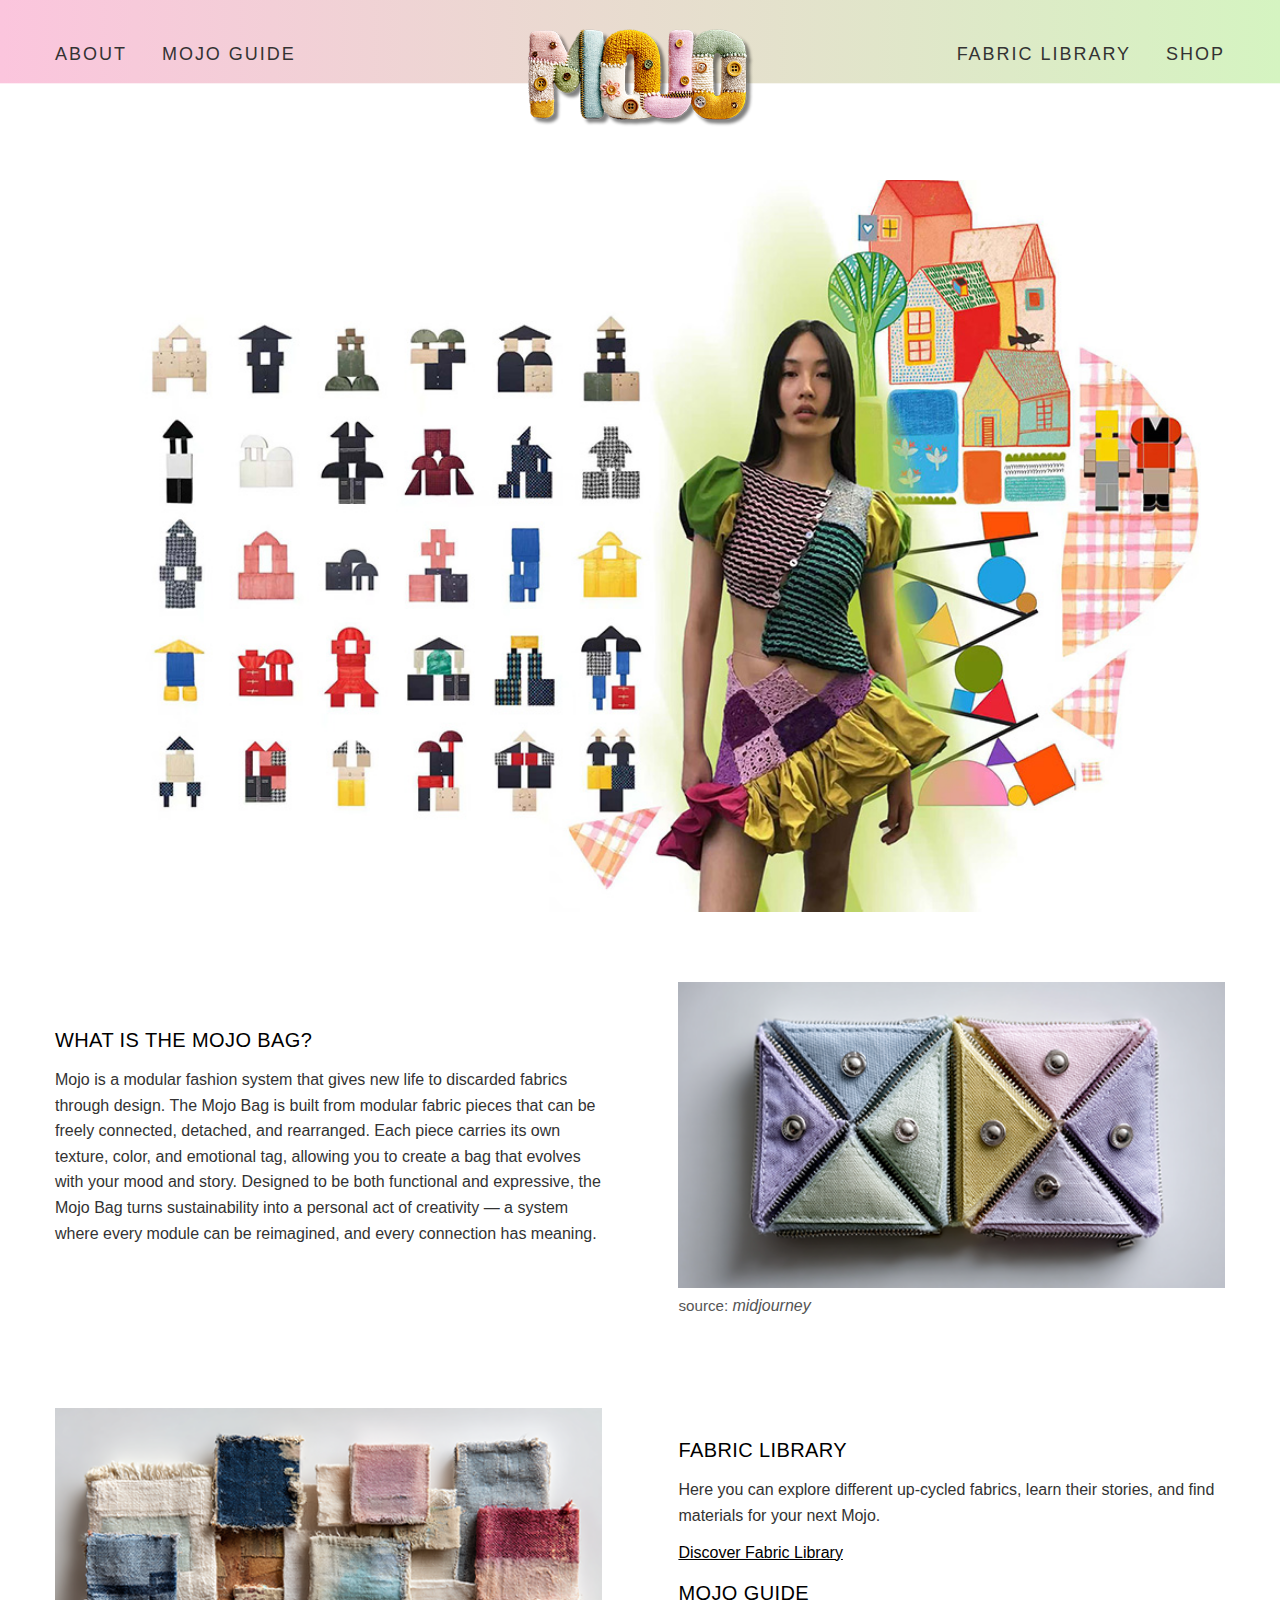
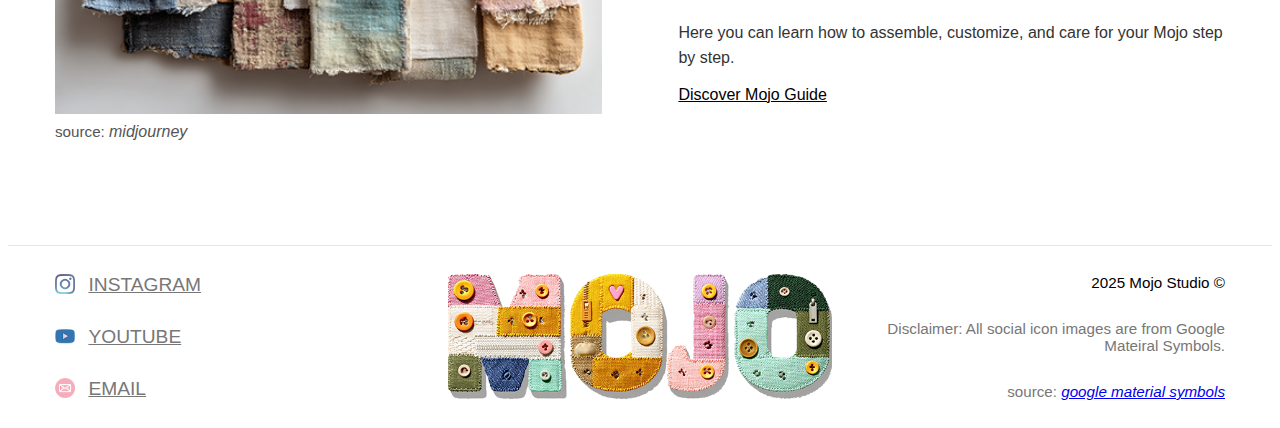
<file: index.html>
<!DOCTYPE html>
<html lang="en">

<head>
  <meta charset="UTF-8">
  <meta name="viewport" content="width=device-width, initial-scale=1.0">
  <title>Mojo Studio</title>
  <link rel="stylesheet" type="text/css" href="styles/site.css">
</head>

<body>
  <header>
    <div class="ribbonindex"></div>

    <!-- Mobile Hamburger Menu Content -->
    <div id="menubg" class="hidden">
      <dialog id="menu" open class="hidden show">
        <nav>
          <ul>
            <li><a href="about.html">About</a></li>
            <li><a href="guide.html">Mojo Guide</a></li>
            <li><a href="library.html">Fabric Library</a></li>
          </ul>
        </nav>
      </dialog>
    </div>

    <!-- Menu -->
    <nav class="top-nav">
      <!-- Source: (original work) Viki Ding -->
      <button id="button-menu" class="hidden" aria-label="show navigation">
        <picture>
          <img src="images/navicon.png" alt="Menu Icon">
        </picture>
      </button>

      <ul id="left-menu" class="nav-wide-left hidden">
        <li><a href="about.html">About</a></li>
        <li><a href="guide.html">Mojo Guide</a></li>
      </ul>

      <!-- Source: (original work) Viki Ding -->
      <a href="index.html" aria-label="show home page">
        <picture class="logo">
          <img src="images/logo.png" alt="Mojo Studio Logo">
        </picture>
      </a>

      <ul id="right-menu" class="nav-wide-right hidden">
        <li><a href="library.html">Fabric Library</a></li>
        <li><a href="shop.html">Shop</a></li>
      </ul>

      <!-- Source: (original work) Viki Ding -->
      <a href="shop.html" id="shopicon" class="hidden" aria-label="show shop page">
        <picture>
          <img src="images/shopicon.png" alt="Shop Icon">
        </picture>
      </a>
    </nav>
  </header>

  <main>
    <picture>
      <!-- Source: (original work) Viki Ding -->
      <img class="moodboard" src="images/moodboard.jpg" alt="moodboard">
    </picture>

    <section class="flexbox">
      <div class="flex-left">
        <h2>What is the Mojo Bag?</h2>
        <p>
          <!-- Source: (original work) Viki Ding -->
          Mojo is a modular fashion system that gives new life to discarded fabrics through design.
          The Mojo Bag is built from modular fabric pieces that can be freely connected, detached, and rearranged. Each piece carries its own texture, color, and emotional tag, allowing you to create a bag that evolves with your mood and story. Designed to be both functional and expressive, the Mojo Bag turns sustainability into a personal act of creativity — a system where every module can be reimagined, and every connection has meaning.
        </p>
      </div>

      <div class="flex-right">
        <picture>
          <!-- Source: Midjourney -->
          <source srcset="images/homepic1wide.png" media="(min-width: 900px)">
          <img class="bags" src="images/homepic1.png" alt="Mojo Bags">
        </picture>
        <p class="source-tag">source: <cite><a href="https://www.midjourney.com/">midjourney</a></cite></p>
      </div>
    </section>

    <div class="flexbox">
      <div class="flex-left1">
        <section class="fb">
          <h2>Fabric Library</h2>
          <p>
            Here you can explore different up-cycled fabrics, learn their stories, and find materials for your next Mojo.
          </p>
          <a href="library.html">Discover Fabric Library</a>
        </section>

        <section class="mg">
          <h2>Mojo Guide</h2>
          <p>
            Here you can learn how to assemble, customize, and care for your Mojo step by step.
          </p>
          <a href="guide.html">Discover Mojo Guide</a>
        </section>
      </div>

      <div class="flex-right1">
        <picture>
          <!-- Source: Midjourney -->
          <img class="detail" src="images/homepic2.png" alt="Mojo Bag Fabric Detail">
        </picture>
        <p class="source-tag">source: <cite><a href="https://www.midjourney.com/">midjourney</a></cite></p>
      </div>
    </div>
  </main>

  <hr class="full-line">
  <footer>
    <ul class="social-links">
      <li>
        <picture>
          <!-- Google Material Symbols -->
          <img src="images/insicon.png" alt="Instagram Icon">
        </picture>
        <a href="https://www.instagram.com/mojomojo.studio?igsh=YjF2bGg2aWUwbzc2">INSTAGRAM</a>
      </li>
      <li>
        <picture>
          <!-- Google Material Symbols -->
          <img src="images/ytbicon.png" alt="YouTube Icon">
        </picture>
        <a href="https://youtube.com/@mojomojostudio?si=yyE4WXS1kuARmVXn">YOUTUBE</a>
      </li>
      <li>
        <picture>
          <!-- Google Material Symbols -->
          <img src="images/emailicon.png" alt="Email">
        </picture>
        <a href="mailto:hello@mojomojo.studio">EMAIL</a>
      </li>
    </ul>

    <div class="footer-center">
      <p>2025 Mojo Studio ©</p>
      <p class="disclaimer-icon">Disclaimer: All social icon images are from Google Mateiral Symbols.</p>
      <p class="disclaimer-icon-source">source: <cite><a href="https://fonts.google.com/icons">google material symbols</a></cite></p>
    </div>

    <picture class="footer-right">
      <!-- Source: (original work) Viki Ding -->
      <source srcset="images/logowide.png" media="(min-width: 900px)">
      <img src="images/footerlogo.png" alt="Mojo Patch Logo">
    </picture>
  </footer>

  <script src="scripts/jquery-3.7.1.js"></script>
  <script src="scripts/interactivity.js"></script>
</body>

</html>
</file>
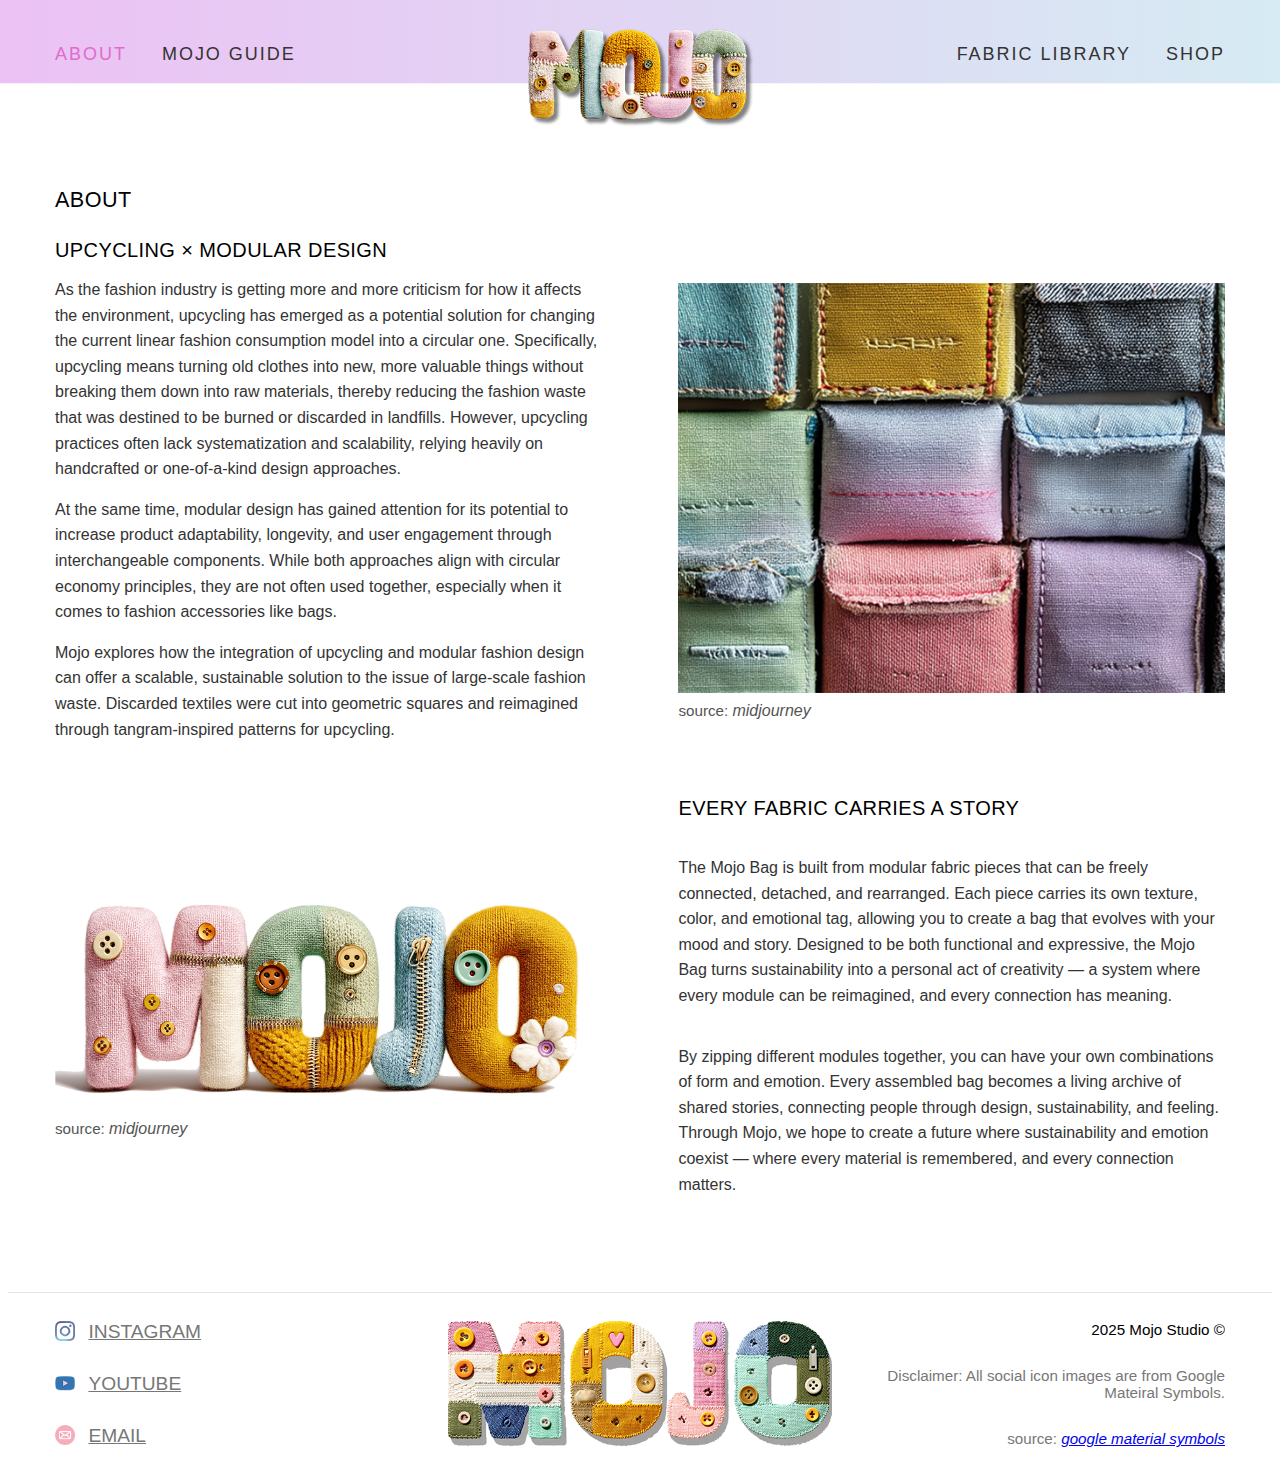
<file: about.html>
<!DOCTYPE html>
<html lang="en">

<head>
  <meta charset="UTF-8">
  <meta name="viewport" content="width=device-width, initial-scale=1.0">
  <title>Mojo Studio — About</title>
  <link rel="stylesheet" type="text/css" href="styles/site.css">
</head>

<body>
  <header>
    <div class="ribbonabout"></div>

    <!-- Mobile Hamburger Menu Content -->
    <div id="menubg" class="hidden">
      <dialog id="menu" open class="hidden show">
        <nav>
          <ul>
            <li><a href="about.html">About</a></li>
            <li><a href="guide.html">Mojo Guide</a></li>
            <li><a href="library.html">Fabric Library</a></li>
          </ul>
        </nav>
      </dialog>
    </div>

    <!-- Menu -->
    <nav class="top-nav">
      <!-- Source: (original work) Viki Ding -->
      <button id="button-menu" class="hidden" aria-label="show navigation">
        <picture>
          <img src="images/navicon.png" alt="Menu Icon">
        </picture>
      </button>

      <ul id="left-menu" class="nav-wide-left hidden">
        <li><a class="active" href="about.html">About</a></li>
        <li><a href="guide.html">Mojo Guide</a></li>
      </ul>

      <!-- Source: (original work) Viki Ding -->
      <a href="index.html" aria-label="show home page">
        <picture class="logo">
          <img src="images/logo.png" alt="Mojo Studio Logo">
        </picture>
      </a>

      <ul id="right-menu" class="nav-wide-right hidden">
        <li><a href="library.html">Fabric Library</a></li>
        <li><a href="shop.html">Shop</a></li>
      </ul>

      <!-- Source: (original work) Viki Ding -->
      <a href="shop.html" id="shopicon" class="hidden" aria-label="show shop page">
        <picture>
          <img src="images/shopicon.png" alt="Shop Icon">
        </picture>
      </a>
    </nav>
  </header>

  <main>
    <section>
      <h1>About</h1>
    </section>

    <section class="flexbox">

      <div class="flex-left">
        <h2>Upcycling × Modular Design</h2>
        <p>
          <!-- Source: (original work) Viki Ding -->
          As the fashion industry is getting more and more criticism for how it affects the environment, upcycling has emerged as a potential solution for changing the current linear fashion consumption model into a circular one. Specifically, upcycling means turning old clothes into new, more valuable things without breaking them down into raw materials, thereby reducing the fashion waste that was destined to be burned or discarded in landfills. However, upcycling practices often lack systematization and scalability, relying heavily on handcrafted or one-of-a-kind design approaches.
        </p>
        <p>
          At the same time, modular design has gained attention for its potential to increase product adaptability, longevity, and user engagement through interchangeable components. While both approaches align with circular economy principles, they are not often used together, especially when it comes to fashion accessories like bags.
        </p>
        <p>
          Mojo explores how the integration of upcycling and modular fashion design can offer a scalable, sustainable solution to the issue of large-scale fashion waste. Discarded textiles were cut into geometric squares and reimagined through tangram-inspired patterns for upcycling.
        </p>
      </div>

      <div class="flex-right">
        <picture class="aboutpic1">
          <!-- Source: Midjourney -->
          <img src="images/aboutpic1.png" alt="Mojo Bags">
        </picture>
        <p class="source-tag">source: <cite><a href="https://www.midjourney.com/">midjourney</a></cite></p>
      </div>

    </section>

    <section class="flexbox">
      <div class="flex-left1">
        <h2>Every Fabric Carries a Story</h2>
        <p>
          <!-- Source: (original work) Viki Ding -->
          The Mojo Bag is built from modular fabric pieces that can be freely connected, detached, and rearranged. Each piece carries its own texture, color, and emotional tag, allowing you to create a bag that evolves with your mood and story. Designed to be both functional and expressive, the Mojo Bag turns sustainability into a personal act of creativity — a system where every module can be reimagined, and every connection has meaning.
        </p>
        <p>
          <!-- Source: (original work) Viki Ding -->
          By zipping different modules together, you can have your own combinations of form and emotion. Every assembled bag becomes a living archive of shared stories, connecting people through design, sustainability, and feeling. Through Mojo, we hope to create a future where sustainability and emotion coexist — where every material is remembered, and every connection matters.
        </p>
      </div>
      <div class="flex-right1">
        <picture>
          <!-- Source: Midjourney -->
          <img class="logo3d" src="images/aboutpic2.png" alt="3D Mojo Logo">
        </picture>
        <p class="source-tag">source: <cite><a href="https://www.midjourney.com/">midjourney</a></cite></p>
      </div>
    </section>
  </main>

  <hr class="full-line">
  <footer>
    <ul class="social-links">
      <li>
        <picture>
          <!-- Google Material Symbols -->
          <img src="images/insicon.png" alt="Instagram Icon">
        </picture>
        <a href="https://www.instagram.com/mojomojo.studio?igsh=YjF2bGg2aWUwbzc2">INSTAGRAM</a>
      </li>
      <li>
        <picture>
          <!-- Google Material Symbols -->
          <img src="images/ytbicon.png" alt="YouTube Icon">
        </picture>
        <a href="https://youtube.com/@mojomojostudio?si=yyE4WXS1kuARmVXn">YOUTUBE</a>
      </li>
      <li>
        <picture>
          <!-- Google Material Symbols -->
          <img src="images/emailicon.png" alt="Email">
        </picture>
        <a href="mailto:hello@mojomojo.studio">EMAIL</a>
      </li>
    </ul>

    <div class="footer-center">
      <p>2025 Mojo Studio ©</p>
      <p class="disclaimer-icon">Disclaimer: All social icon images are from Google Mateiral Symbols.</p>
      <p class="disclaimer-icon-source">source: <cite><a href="https://fonts.google.com/icons">google material symbols</a></cite></p>
    </div>

    <picture class="footer-right">
      <!-- Source: (original work) Viki Ding -->
      <source srcset="images/logowide.png" media="(min-width: 900px)">
      <img src="images/footerlogo.png" alt="Mojo Patch Logo">
    </picture>
  </footer>

  <script src="scripts/jquery-3.7.1.js"></script>
  <script src="scripts/interactivity.js"></script>
</body>

</html>
</file>
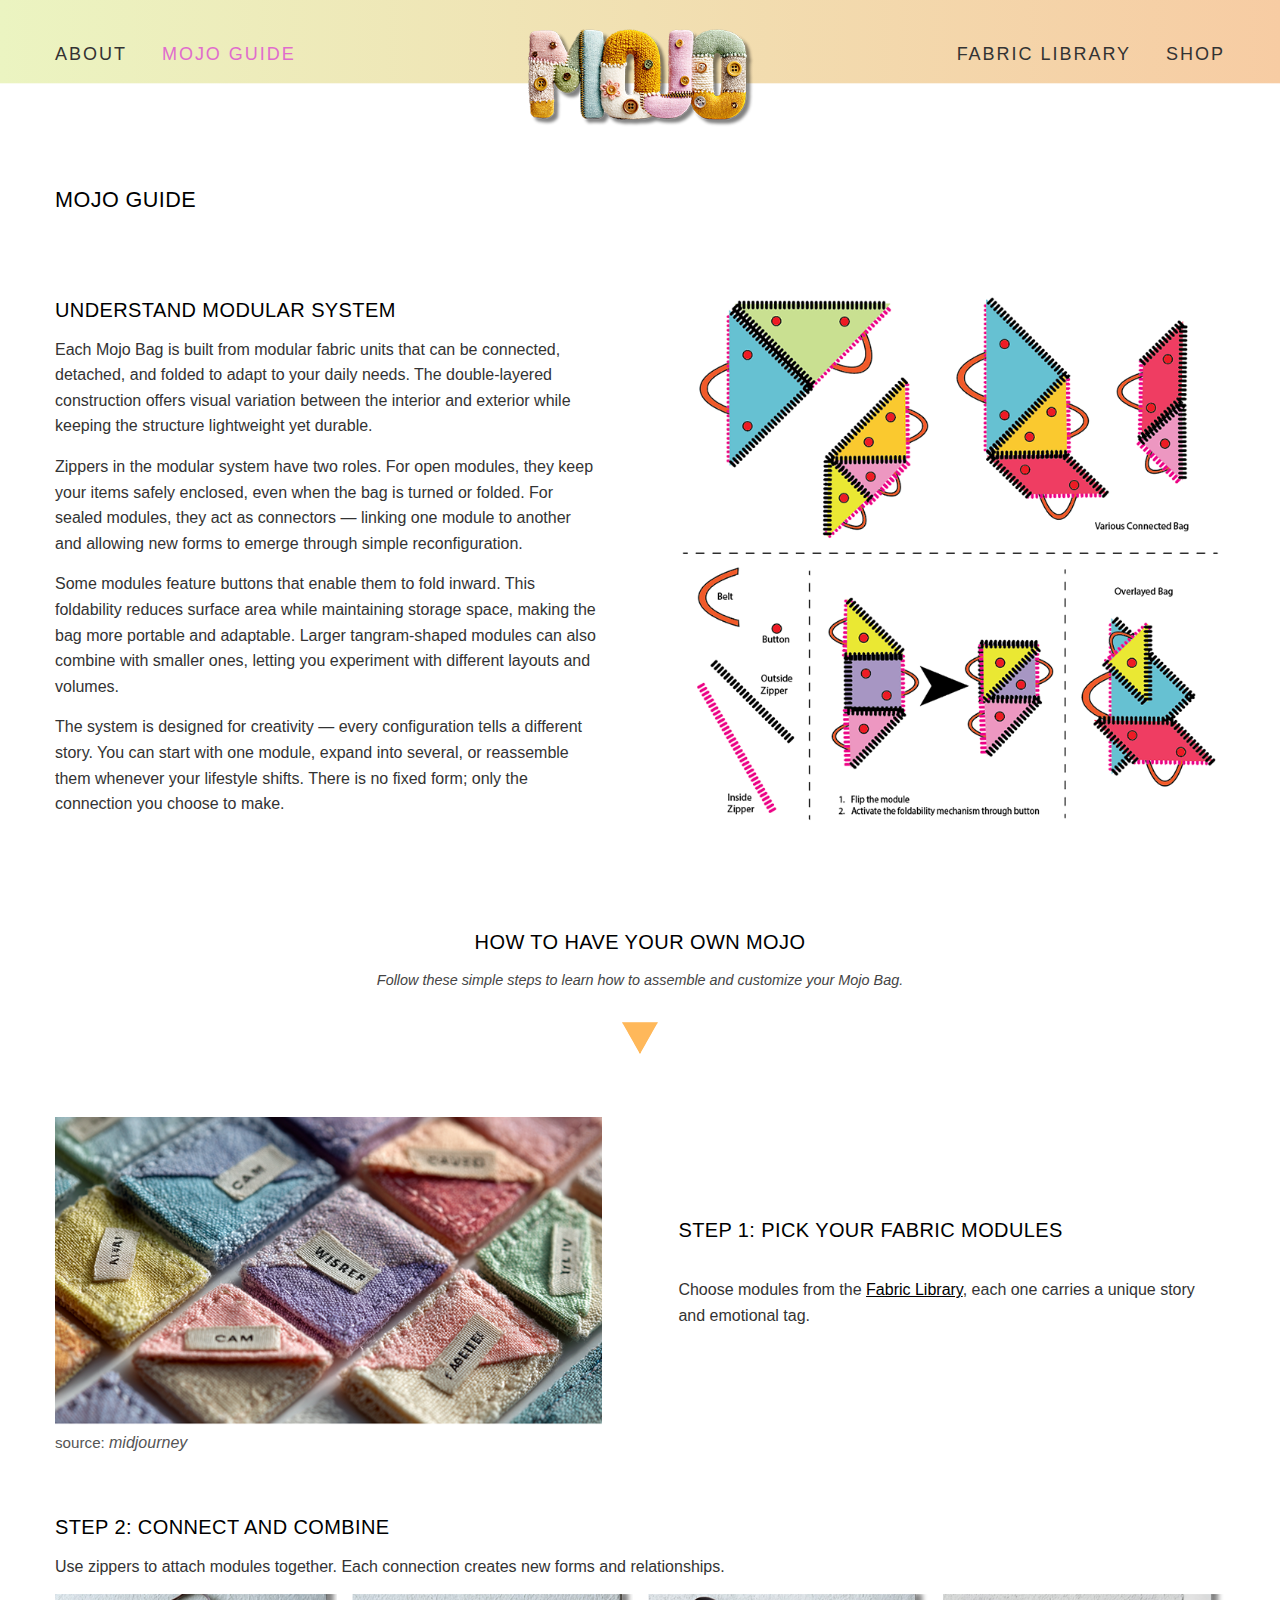
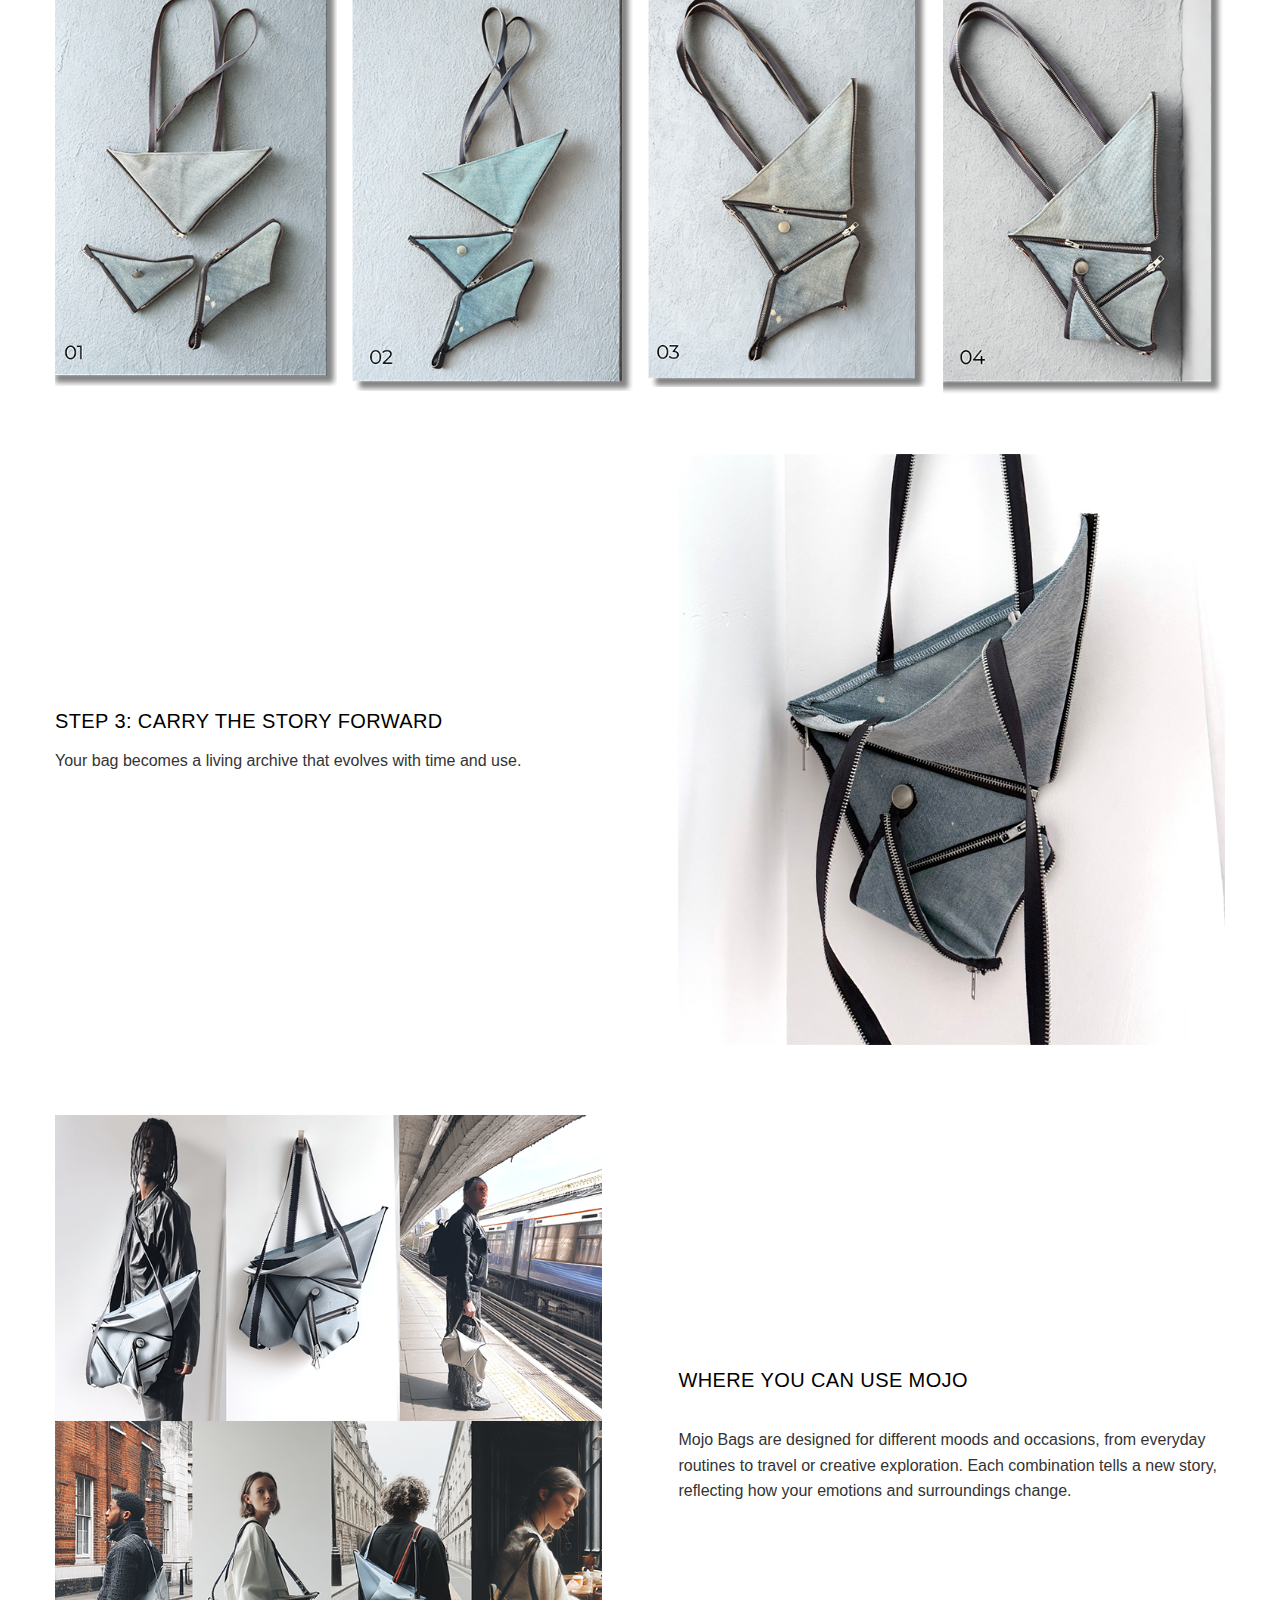
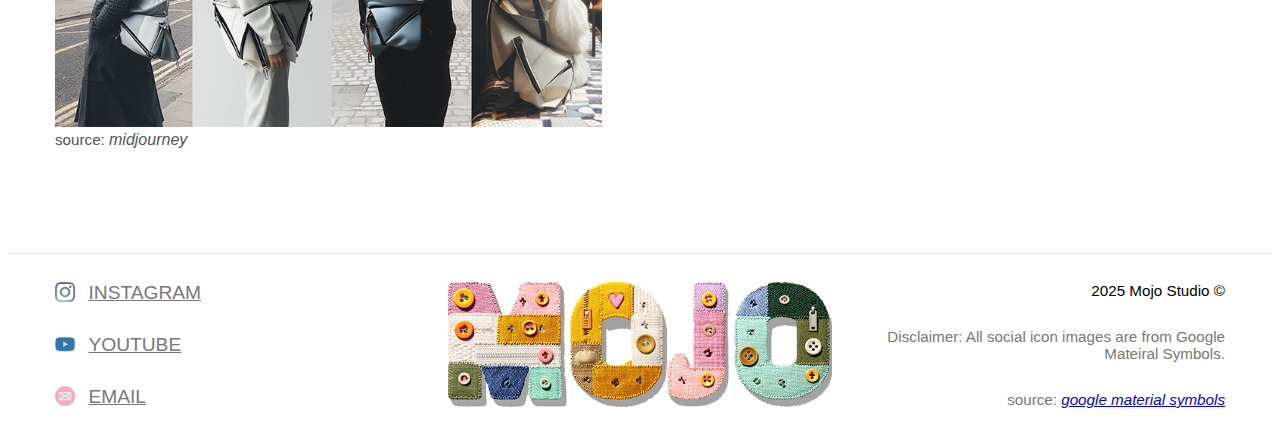
<file: guide.html>
<!DOCTYPE html>
<html lang="en">

<head>
  <meta charset="UTF-8">
  <meta name="viewport" content="width=device-width, initial-scale=1.0">
  <title>Mojo Studio — The Mojo Guide</title>
  <link rel="stylesheet" type="text/css" href="styles/site.css">
</head>

<body>
  <header>
    <div class="ribbonguide"></div>

    <!-- Mobile Hamburger Menu Content -->
    <div id="menubg" class="hidden">
      <dialog id="menu" open class="hidden show">
        <nav>
          <ul>
            <li><a href="about.html">About</a></li>
            <li><a href="guide.html">Mojo Guide</a></li>
            <li><a href="library.html">Fabric Library</a></li>
          </ul>
        </nav>
      </dialog>
    </div>

    <!-- Menu -->
    <nav class="top-nav">
      <!-- Source: (original work) Viki Ding -->
      <button id="button-menu" class="hidden" aria-label="show navigation">
        <picture>
          <img src="images/navicon.png" alt="Menu Icon">
        </picture>
      </button>

      <ul id="left-menu" class="nav-wide-left hidden">
        <li><a href="about.html">About</a></li>
        <li><a class="active" href="guide.html">Mojo Guide</a></li>
      </ul>

      <!-- Source: (original work) Viki Ding -->
      <a href="index.html" aria-label="show home page">
        <picture class="logo">
          <img src="images/logo.png" alt="Mojo Studio Logo">
        </picture>
      </a>

      <ul id="right-menu" class="nav-wide-right hidden">
        <li><a href="library.html">Fabric Library</a></li>
        <li><a href="shop.html">Shop</a></li>
      </ul>

      <!-- Source: (original work) Viki Ding -->
      <a href="shop.html" id="shopicon" class="hidden" aria-label="show shop page">
        <picture>
          <img src="images/shopicon.png" alt="Shop Icon">
        </picture>
      </a>
    </nav>
  </header>

  <main class="guide">
    <h1>MOJO GUIDE</h1>

    <section class="flexbox">
      <div class="flex-left">
        <h2>Understand Modular System</h2>
        <p>
          <!-- Source: (original work) Viki Ding -->
          Each Mojo Bag is built from modular fabric units that can be connected, detached, and folded to adapt to your daily needs. The double-layered construction offers visual variation between the interior and exterior while keeping the structure lightweight yet durable.
        </p>
        <p>
          Zippers in the modular system have two roles. For open modules, they keep your items safely enclosed, even when the bag is turned or folded. For sealed modules, they act as connectors — linking one module to another and allowing new forms to emerge through simple reconfiguration.
        </p>
        <p>
          Some modules feature buttons that enable them to fold inward. This foldability reduces surface area while maintaining storage space, making the bag more portable and adaptable. Larger tangram-shaped modules can also combine with smaller ones, letting you experiment with different layouts and volumes.
        </p>
        <p>
          The system is designed for creativity — every configuration tells a different story. You can start with one module, expand into several, or reassemble them whenever your lifestyle shifts. There is no fixed form; only the connection you choose to make.
        </p>
      </div>
      <div class="flex-right">
        <figure>
          <!-- Source: (original work) Viki Ding -->
          <img class="instruction" src="images/instruction.png" alt="Mojo Modular System ">
        </figure>
      </div>
    </section>

    <section class="introduction">
      <h2>How To Have Your Own Mojo</h2>
      <p class="guide">Follow these simple steps to learn how to assemble and customize your Mojo Bag.</p>
      <picture>
        <!-- Source: (original work) Viki Ding -->
        <img src="images/triangle.png" alt="Guide Arrow">
      </picture>
    </section>

    <section class="step flexbox">
      <div class="flex-left1">
        <h2>STEP 1: PICK YOUR FABRIC MODULES</h2>
        <p>
          <!-- Source: (original work) Viki Ding -->
          Choose modules from the <a href="library.html">Fabric Library</a>, each one carries a unique story and emotional tag.
        </p>
      </div>
      <div class="flex-right1">
        <picture>
          <!-- Source: Midjourney -->
          <img src="images/gpic1.png" alt="Different Fabrics">
        </picture>
        <p class="source-tag">source: <cite><a href="https://www.midjourney.com/">midjourney</a></cite></p>
      </div>
    </section>

    <section class="step">
      <h2 class="step-title">STEP 2: CONNECT AND COMBINE</h2>
      <p>
        <!-- Source: (original work) Viki Ding -->
        Use zippers to attach modules together. Each connection creates new forms and relationships.
      </p>

      <div class="step2pics">
        <figure>
          <!-- Source: (original work) Viki Ding -->
          <img src="images/gpic2.png" alt="Step 1 to Assemble Mojo">
        </figure>

        <figure>
          <!-- Source: (original work) Viki Ding -->
          <img src="images/gpic3.png" alt="Step 2 to Assemble Mojo">
        </figure>

        <figure>
          <!-- Source: (original work) Viki Ding -->
          <img src="images/gpic4.png" alt="Step 3 to Assemble Mojo">
        </figure>

        <figure>
          <!-- Source: (original work) Viki Ding -->
          <img src="images/gpic5.png" alt="Step 4 to Assemble Mojo">
        </figure>
      </div>
    </section>

    <section class="step flexbox">
      <div class="flex-left">
        <h2>STEP 3: CARRY THE STORY FORWARD</h2>
        <p>
          <!-- Source: (original work) Viki Ding -->
          Your bag becomes a living archive that evolves with time and use.
        </p>
      </div>
      <div class="flex-right">
        <figure>
          <!-- Source: (original work) Viki Ding -->
          <img class="step3pic" src="images/gpic6.png" alt="Finished Mojo Bag">
        </figure>
      </div>
    </section>

    <!-- Source: (original work) Viki Ding -->
    <section class="flexbox">
      <div class="flex-left1">
        <h2>Where You Can Use Mojo</h2>
        <p>
          <!-- Source: (original work) Viki Ding -->
          Mojo Bags are designed for different moods and occasions, from everyday routines to travel or creative exploration.
          Each combination tells a new story, reflecting how your emotions and surroundings change.
        </p>
      </div>
      <div class="flex-right1">
        <figure class="case-wide hidden-product">
          <!-- Source: Midjourney -->
          <img src="images/gpic7.png" alt="Mojo Bag Being Used">
        </figure>
        <figure class="case-wide">
          <!-- Source: Midjourney -->
          <img src="images/gpic8.png" alt="Mojo Bag Being Used">
        </figure>
        <figure class="case-wide">
          <!-- Source: Midjourney -->
          <img src="images/gpic9.png" alt="Mojo Bag Being Used">
        </figure>
        <p class="source-tag">source: <cite><a href="https://www.midjourney.com/">midjourney</a></cite></p>
      </div>
    </section>
  </main>

  <hr class="full-line">
  <footer>
    <ul class="social-links">
      <li>
        <picture>
          <!-- Google Material Symbols -->
          <img src="images/insicon.png" alt="Instagram Icon">
        </picture>
        <a href="https://www.instagram.com/mojomojo.studio?igsh=YjF2bGg2aWUwbzc2">INSTAGRAM</a>
      </li>
      <li>
        <picture>
          <!-- Google Material Symbols -->
          <img src="images/ytbicon.png" alt="YouTube Icon">
        </picture>
        <a href="https://youtube.com/@mojomojostudio?si=yyE4WXS1kuARmVXn">YOUTUBE</a>
      </li>
      <li>
        <picture>
          <!-- Google Material Symbols -->
          <img src="images/emailicon.png" alt="Email">
        </picture>
        <a href="mailto:hello@mojomojo.studio">EMAIL</a>
      </li>
    </ul>

    <div class="footer-center">
      <p>2025 Mojo Studio ©</p>
      <p class="disclaimer-icon">Disclaimer: All social icon images are from Google Mateiral Symbols.</p>
      <p class="disclaimer-icon-source">source: <cite><a href="https://fonts.google.com/icons">google material symbols</a></cite></p>
    </div>

    <picture class="footer-right">
      <!-- Source: (original work) Viki Ding -->
      <source srcset="images/logowide.png" media="(min-width: 900px)">
      <img src="images/footerlogo.png" alt="Mojo Patch Logo">
    </picture>
  </footer>

  <script src="scripts/jquery-3.7.1.js"></script>
  <script src="scripts/interactivity.js"></script>
</body>

</html>
</file>
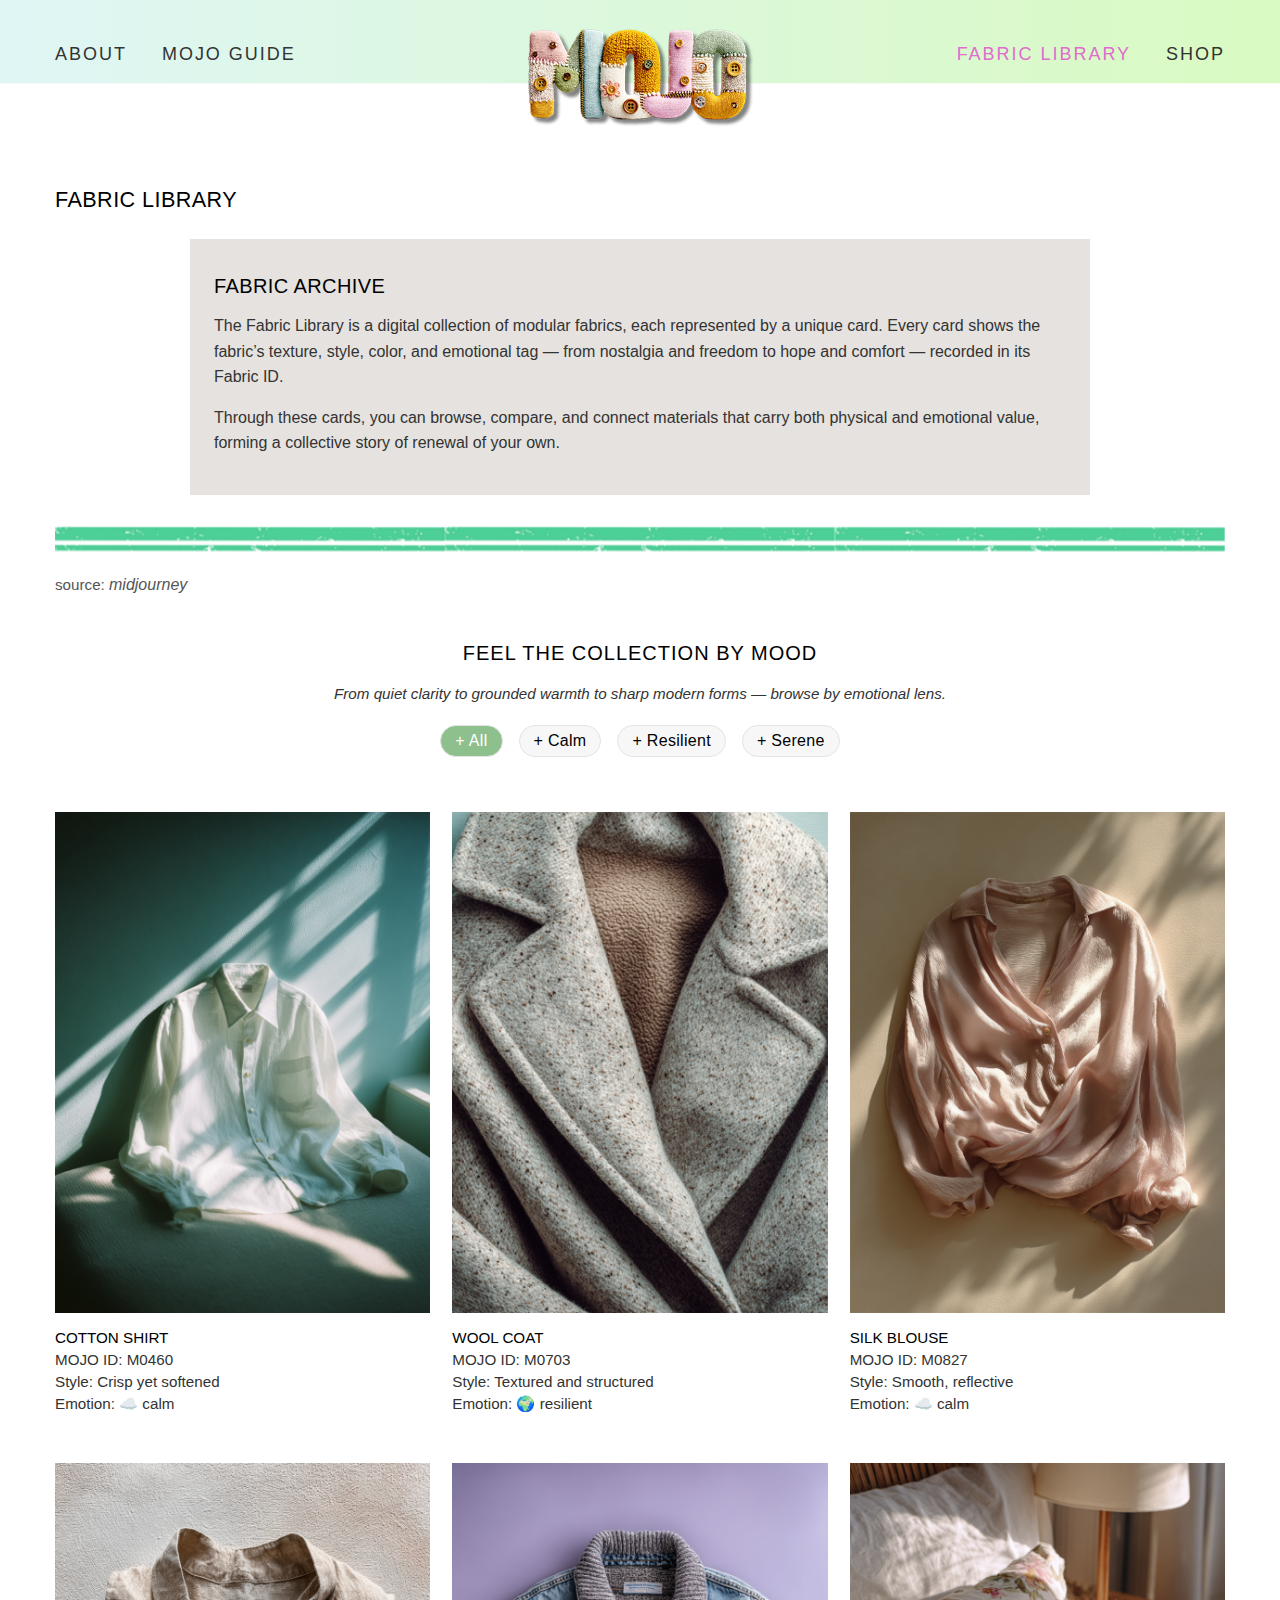
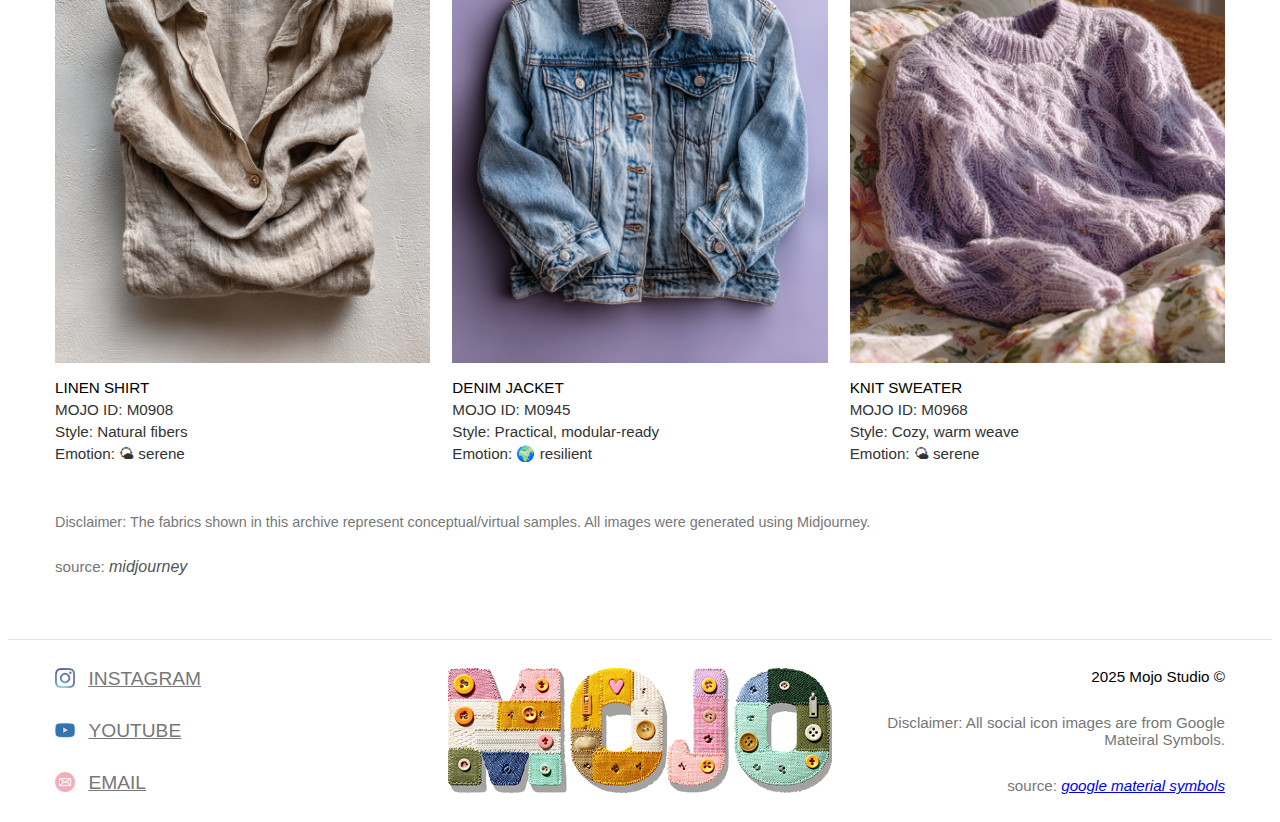
<file: library.html>
<!DOCTYPE html>
<html lang="en">

<head>
  <meta charset="UTF-8">
  <meta name="viewport" content="width=device-width, initial-scale=1.0">
  <title>Mojo Studio — Fabric Library</title>
  <link rel="stylesheet" type="text/css" href="styles/site.css">
</head>

<body>
  <header>
    <div class="ribbonlibrary"></div>

    <!-- Mobile Hamburger Menu Content -->
    <div id="menubg" class="hidden">
      <dialog id="menu" open class="hidden show">
        <nav>
          <ul>
            <li><a href="about.html">About</a></li>
            <li><a href="guide.html">Mojo Guide</a></li>
            <li><a href="library.html">Fabric Library</a></li>
          </ul>
        </nav>
      </dialog>
    </div>

    <!-- Menu -->
    <nav class="top-nav">
      <!-- Source: (original work) Viki Ding -->
      <button id="button-menu" class="hidden" aria-label="show navigation">
        <picture>
          <img src="images/navicon.png" alt="Menu Icon">
        </picture>
      </button>

      <ul id="left-menu" class="nav-wide-left hidden">
        <li><a href="about.html">About</a></li>
        <li><a href="guide.html">Mojo Guide</a></li>
      </ul>

      <!-- Source: (original work) Viki Ding -->
      <a href="index.html" aria-label="show home page">
        <picture class="logo">
          <img src="images/logo.png" alt="Mojo Studio Logo">
        </picture>
      </a>

      <ul id="right-menu" class="nav-wide-right hidden">
        <li><a class="active" href="library.html">Fabric Library</a></li>
        <li><a href="shop.html">Shop</a></li>
      </ul>

      <!-- Source: (original work) Viki Ding -->
      <a href="shop.html" id="shopicon" class="hidden" aria-label="show shop page">
        <picture>
          <img src="images/shopicon.png" alt="Shop Icon">
        </picture>
      </a>
    </nav>

  </header>

  <main>
    <section>
      <h1>Fabric Library</h1>
    </section>

    <section class="box">
      <!-- Source: (original work) Viki Ding -->
      <h2>Fabric Archive</h2>
      <p>
        The Fabric Library is a digital collection of modular fabrics, each represented by a unique card. Every card shows the fabric’s texture, style, color, and emotional tag — from nostalgia and freedom to hope and comfort — recorded in its Fabric ID.
      </p>
      <p>
        Through these cards, you can browse, compare, and connect materials that carry both physical and emotional value, forming a collective story of renewal of your own.
      </p>
    </section>


    <picture>
      <!-- Source: Midjourney -->
      <img src="images/archive.png" alt="Archive Pattern">
    </picture>
    <p class="source-tag">source: <cite><a href="https://www.midjourney.com/">midjourney</a></cite></p>

    <section class="mood-filter">
      <h2>Feel the collection by mood</h2>
      <p class="subtitle">From quiet clarity to grounded warmth to sharp modern forms — browse by emotional lens.</p>

      <div class="tags">
        <button id="allfabric" aria-label="show all upcycled fabrics">+ All </button>
        <button id="calmfabric" aria-label="show upcycled fabrics with calm label">+ Calm </button>
        <button id="resilientfabric" aria-label="show upcycled fabrics with resilient label">+ Resilient</button>
        <button id="serenefabric" aria-label="show upcycled fabrics with serene label">+ Serene</button>
      </div>
    </section>


    <div class="fabrics">
      <section class="fabric hidden" id="fl1">
        <figure>
          <!-- Source: Midjourney -->
          <button id="fabric1" aria-label="show detailed information and larger picture of cotton shirt"><img src="images/fpic1.png" alt="Used Cotton Shirt"></button>
        </figure>
        <h3>COTTON SHIRT</h3>
        <p>MOJO ID: M0460</p>
        <p>Style: Crisp yet softened</p>
        <p>Emotion: ☁️ calm</p>
      </section>

      <section class="fabric hidden" id="fl2">
        <figure>
          <!-- Source: Midjourney -->
          <button id="fabric2" aria-label="show detailed information and larger picture of wool coat"><img src="images/fpic2.png" alt="Used Wool Coat"></button>
        </figure>
        <h3>WOOL COAT</h3>
        <p>MOJO ID: M0703</p>
        <p>Style: Textured and structured</p>
        <p>Emotion: 🌍 resilient</p>
      </section>

      <section class="fabric hidden" id="fl3">
        <figure>
          <!-- Source: Midjourney -->
          <button id="fabric3" aria-label="show detailed information and larger picture of silk blouse"><img src="images/fpic3.png" alt="Used Silk Blouse"></button>
        </figure>
        <h3>SILK BLOUSE</h3>
        <p>MOJO ID: M0827</p>
        <p>Style: Smooth, reflective</p>
        <p>Emotion: ☁️ calm</p>
      </section>

      <section class="fabric hidden" id="fl4">
        <figure>
          <!-- Source: Midjourney -->
          <button id="fabric4" aria-label="show detailed information and larger picture of linen shirt"><img src="images/fpic4.png" alt="Used Linen Shirt"></button>
        </figure>
        <h3>LINEN SHIRT</h3>
        <p>MOJO ID: M0908</p>
        <p>Style: Natural fibers</p>
        <p>Emotion: 🌤 serene</p>
      </section>

      <section class="fabric hidden" id="fl5">
        <figure>
          <!-- Source: Midjourney -->
          <button id="fabric5" aria-label="show detailed information and larger picture of denim jacket"><img src="images/fpic5.png" alt="Used Denim Jacket"></button>
        </figure>
        <h3>DENIM JACKET</h3>
        <p>MOJO ID: M0945</p>
        <p>Style: Practical, modular-ready</p>
        <p>Emotion: 🌍 resilient</p>
      </section>

      <section class="fabric hidden" id="fl6">
        <figure>
          <!-- Source: Midjourney -->
          <button id="fabric6" aria-label="show detailed information and larger picture of knit sweater"><img src="images/fpic6.png" alt="Used Knit Sweater"></button>
        </figure>
        <h3>KNIT SWEATER</h3>
        <p>MOJO ID: M0968</p>
        <p>Style: Cozy, warm weave</p>
        <p>Emotion: 🌤 serene</p>
      </section>
    </div>

    <!-- Modal Dialog -->
    <!-- Text Source: (original work) Viki Ding -->
    <div id="modalfabricbg" class="hidden">
      <dialog id="modalfabric" open class="hidden modalfabric">

        <!-- Close Button -->
        <button id="button-close-modal-fabric" aria-label="Close the modal">✕</button>

        <!-- FABRIC 1 — COTTON SHIRT -->
        <section id="fabric1-section" class="fabric-modal-content hidden">
          <figure>
            <img src="images/fpic1.png" alt="cotton shirt enlarged preview">
          </figure>

          <div class="f1names">
            <h2>COTTON SHIRT</h2>
            <p>#A0143</p>
          </div>

          <p>Once a crisp layer against the morning wind, this cotton shirt softened with each quiet day spent near the water, gathering the smell of light, salt, and the quiet courage of starting over. Once a uniform of certainty, it now drifts gently, a piece of calm that learned how to breathe with the tide.</p>
          <p>Upcycling process: Cut into lightweight modular panels; edges softened and preserved to keep the shirt’s shoreline calmness.</p>
          <p>Contributor: Liu, coastal walker</p>

          <div class="f1tags">
            <p>Cotton</p>
            <p>2019</p>
            <p>Dalian</p>
            <p>Calm</p>
          </div>

        </section>

        <!-- FABRIC 2 — WOOL COAT -->
        <section id="fabric2-section" class="fabric-modal-content hidden">
          <figure>
            <img src="images/fpic2.png" alt="wool coat enlarged preview">
          </figure>

          <div class="f2names">
            <h2>WOOL COAT</h2>
            <p>#A0278</p>
          </div>

          <p>This wool coat once braced against long northern winters, absorbing the quiet weight of snow and the warmth of shared breaths on cold mornings. Its surface holds the memory of resilience, textured and patient, shaped by seasons that asked it to endure and shelter.</p>
          <p>Upcycling process: Rewoven into dense modular strips; reinforced seams keep the coat’s protective strength within smaller, adaptable panels.</p>
          <p>Contributor: Chen, winter commuter</p>

          <div class="f2tags">
            <p>Wool</p>
            <p>2018</p>
            <p>Harbin</p>
            <p>Resilient</p>
          </div>

        </section>

        <!-- FABRIC 3 — SILK BLOUSE -->
        <section id="fabric3-section" class="fabric-modal-content hidden">
          <figure>
            <img src="images/fpic3.png" alt="silk blouse enlarged preview">
          </figure>

          <div class="f3names">
            <h2>SILK BLOUSE</h2>
            <p>#A0341</p>
          </div>

          <p>Soft as breath and reflective like dusk light, this silk blouse once shimmered through evenings filled with anticipation and quiet glamour. It carries traces of delicate courage, the kind that glows quietly rather than loudly, slipping through memory like a warm whisper along the skin.</p>
          <p>Upcycling process: Sectioned into fine modular ribbons; each panel preserves the silk’s natural sheen, allowing it to drape with renewed intention.</p>
          <p>Contributor: Yan, night wanderer</p>

          <div class="f3tags">
            <p>Silk</p>
            <p>2020</p>
            <p>Shanghai</p>
            <p>Calm</p>
          </div>

        </section>

        <!-- FABRIC 4 — LINEN SHIRT -->
        <section id="fabric4-section" class="fabric-modal-content hidden">
          <figure>
            <img src="images/fpic4.png" alt="linen shirt enlarged preview">
          </figure>

          <div class="f4names">
            <h2>LINEN SHIRT</h2>
            <p>#A0452</p>
          </div>

          <p>Woven from natural fibers and shaped by sun-heated afternoons, this linen shirt carries the warmth of slow summers, the softness of open windows, wooden floors, and quiet breaths between moments. Its gentle wrinkles trace time without fear, holding a serenity earned from living simply and honestly.</p>
          <p>Upcycling process: Split into breathable modular tiles; texture preserved to maintain the shirt’s organic rhythm and relaxed structure.</p>
          <p>Contributor: Mu, slow-living enthusiast</p>

          <div class="f4tags">
            <p>Linen</p>
            <p>2023</p>
            <p>London</p>
            <p>Serene</p>
          </div>

        </section>

        <!-- FABRIC 5 — DENIM JACKET -->
        <section id="fabric5-section" class="fabric-modal-content hidden">
          <figure>
            <img src="images/fpic5.png" alt="denim jacket enlarged preview">
          </figure>

          <div class="f5names">
            <h2>DENIM JACKET</h2>
            <p>#A0519</p>
          </div>

          <p>This denim jacket once travelled through cities and rain-polished pavements, collecting stories in the worn edges of its sleeves. Built to last and shaped by movement, it holds the grounded resilience of someone always ready to begin again—practical, steady, and unafraid of change.</p>
          <p>Upcycling process: Recut into sturdy modular panels; reinforced stitching keeps the jacket’s durability alive within flexible, buildable pieces.</p>
          <p>Contributor: Qiao, urban cyclist</p>

          <div class="f5tags">
            <p>Denim</p>
            <p>2016</p>
            <p>Madrid</p>
            <p>Resilient</p>
          </div>

        </section>

        <!-- FABRIC 6 — KNIT SWEATER -->
        <section id="fabric6-section" class="fabric-modal-content hidden">
          <figure>
            <img src="images/fpic6.png" alt="knit sweater enlarged preview">
          </figure>

          <div class="f6names">
            <h2>KNIT SWEATER</h2>
            <p>#A0630</p>
          </div>

          <p>Wrapped in warm loops of yarn, this knit sweater once softened cold mornings and carried quiet moments of comfort. Its woven patterns echo tenderness, a reminder of hands that made it and days spent seeking warmth in familiar textures.</p>
          <p>Upcycling process: Deconstructed into plush modular patches; yarn tension preserved to maintain the sweater’s cozy, enveloping feel.</p>
          <p>Contributor: Rui, sentimental maker</p>

          <div class="f6tags">
            <p>Knit</p>
            <p>2021</p>
            <p>Paris</p>
            <p>Serene</p>
          </div>
        </section>
      </dialog>
    </div>

    <p class="disclaimer">Disclaimer: The fabrics shown in this archive represent conceptual/virtual samples. All images were generated using Midjourney.</p>
    <p class="disclaimer-source source-tag">source: <cite><a href="https://www.midjourney.com/">midjourney</a></cite></p>
  </main>

  <hr class="full-line">
  <footer>
    <ul class="social-links">
      <li>
        <picture>
          <!-- Google Material Symbols -->
          <img src="images/insicon.png" alt="Instagram Icon">
        </picture>
        <a href="https://www.instagram.com/mojomojo.studio?igsh=YjF2bGg2aWUwbzc2">INSTAGRAM</a>
      </li>
      <li>
        <picture>
          <!-- Google Material Symbols -->
          <img src="images/ytbicon.png" alt="YouTube Icon">
        </picture>
        <a href="https://youtube.com/@mojomojostudio?si=yyE4WXS1kuARmVXn">YOUTUBE</a>
      </li>
      <li>
        <picture>
          <!-- Google Material Symbols -->
          <img src="images/emailicon.png" alt="Email">
        </picture>
        <a href="mailto:hello@mojomojo.studio">EMAIL</a>
      </li>
    </ul>

    <div class="footer-center">
      <p>2025 Mojo Studio ©</p>
      <p class="disclaimer-icon">Disclaimer: All social icon images are from Google Mateiral Symbols.</p>
      <p class="disclaimer-icon-source">source: <cite><a href="https://fonts.google.com/icons">google material symbols</a></cite></p>
    </div>

    <picture class="footer-right">
      <!-- Source: (original work) Viki Ding -->
      <source srcset="images/logowide.png" media="(min-width: 900px)">
      <img src="images/footerlogo.png" alt="Mojo Patch Logo">
    </picture>
  </footer>

  <script src="scripts/jquery-3.7.1.js"></script>
  <script src="scripts/interactivity.js"></script>
</body>

</html>
</file>
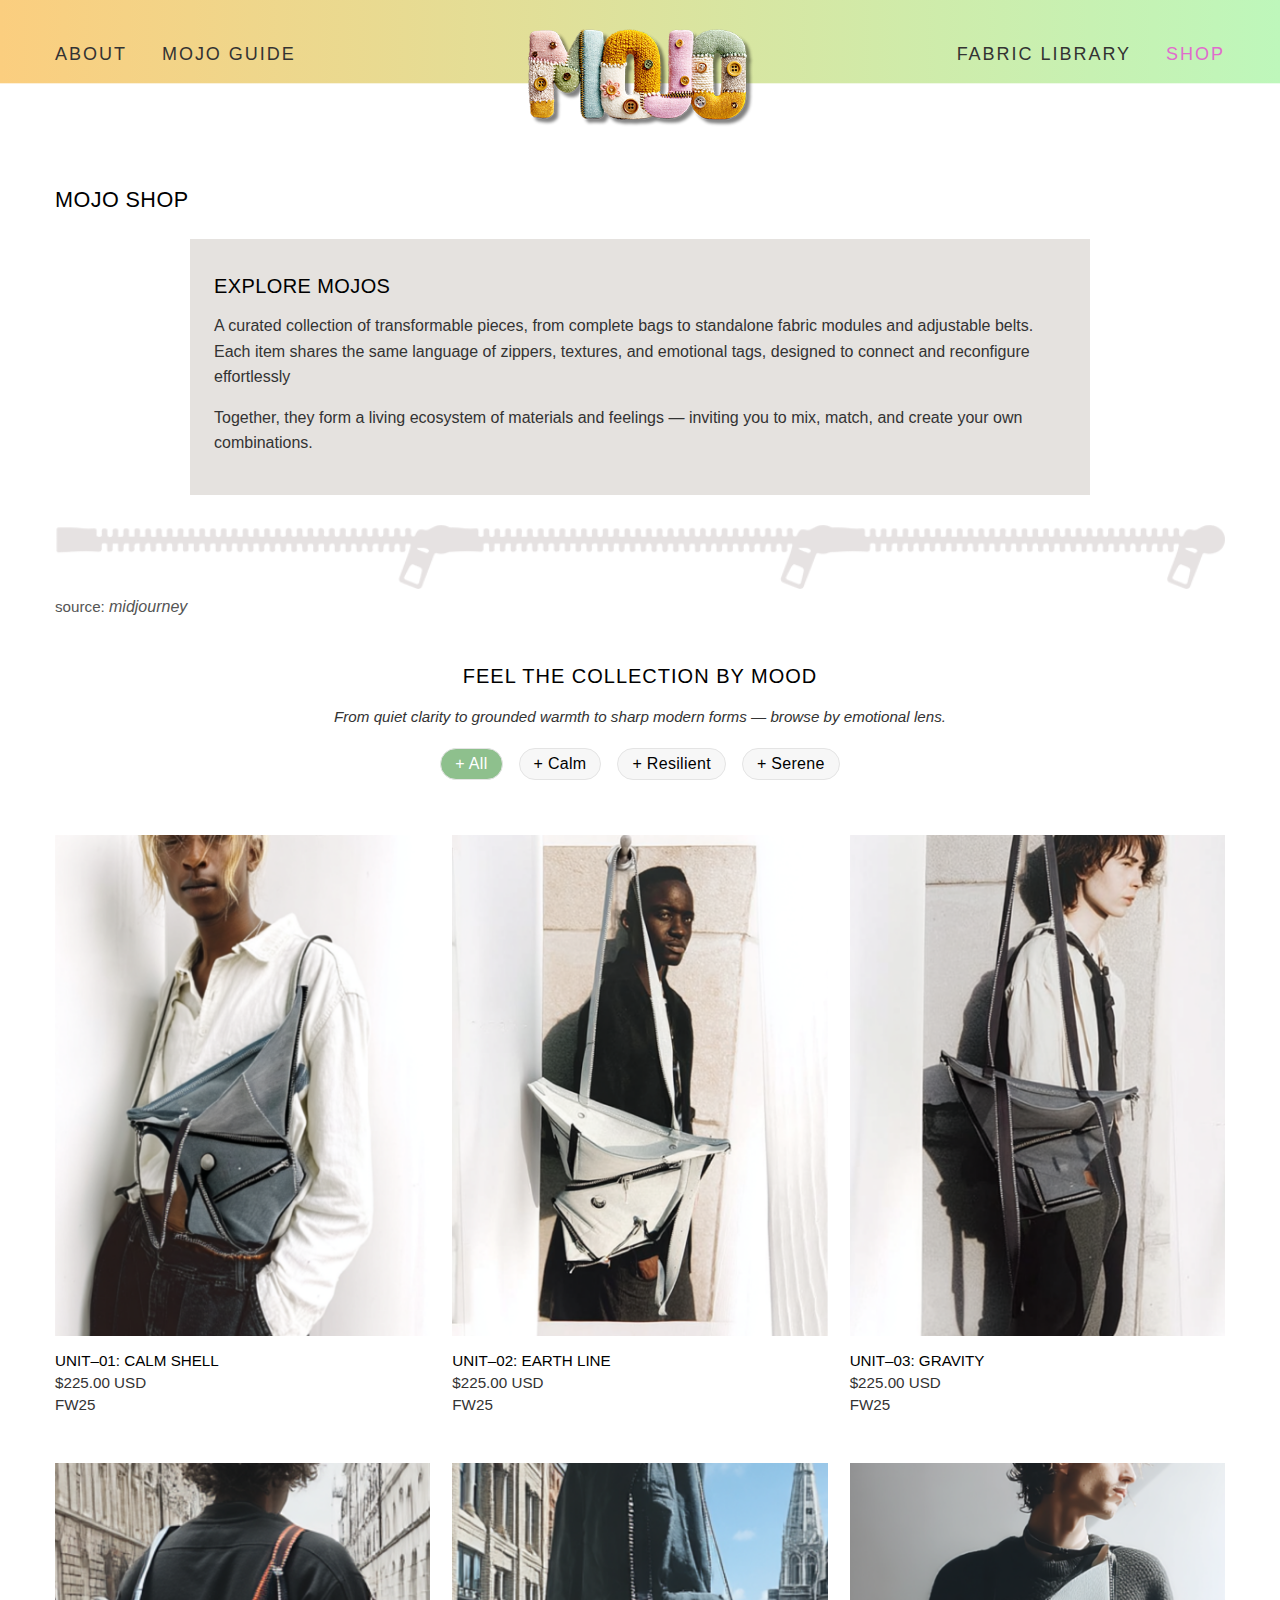
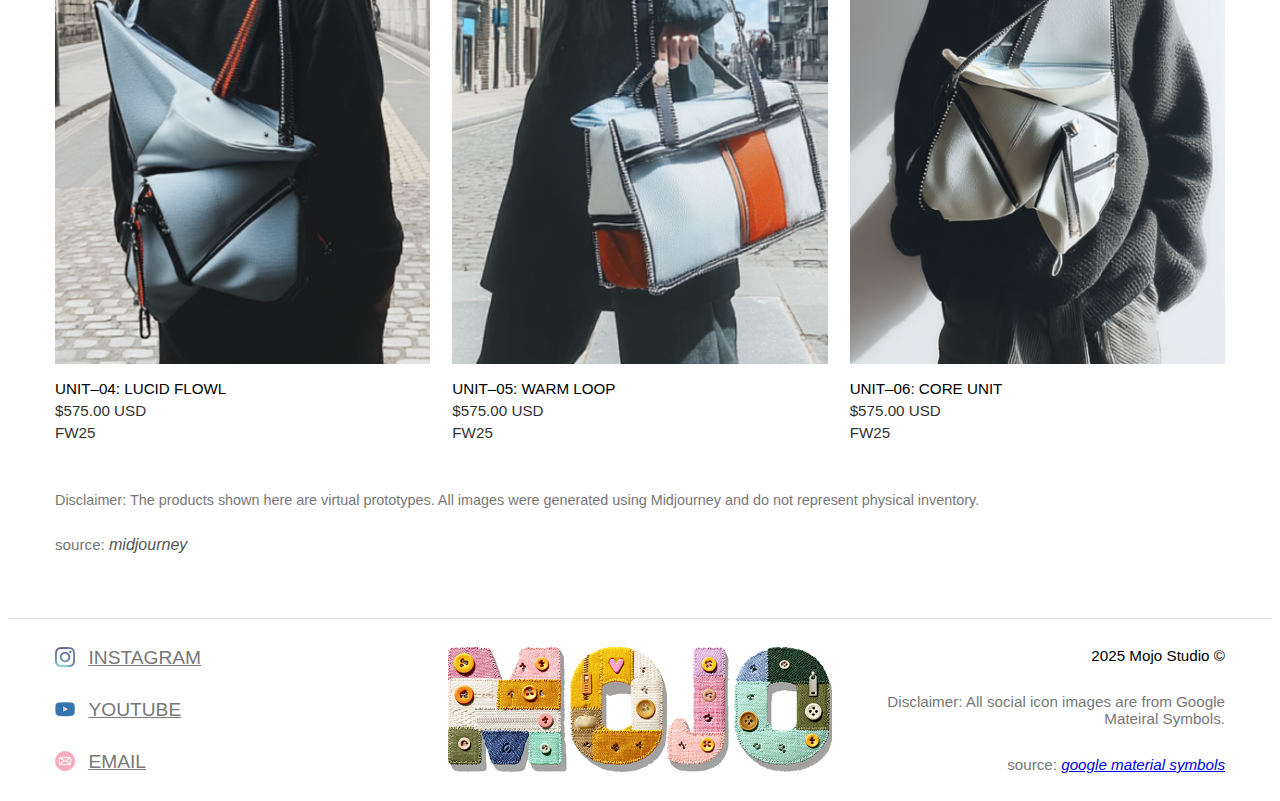
<file: shop.html>
<!DOCTYPE html>
<html lang="en">

<head>
  <meta charset="UTF-8">
  <meta name="viewport" content="width=device-width, initial-scale=1.0">
  <title>Mojo Studio — Shop</title>
  <link rel="stylesheet" type="text/css" href="styles/site.css">
</head>

<body>
  <header>
    <div class="ribbonshop"></div>

    <!-- Mobile Hamburger Menu Content -->
    <div id="menubg" class="hidden">
      <dialog id="menu" open class="hidden show">
        <nav>
          <ul>
            <li><a href="about.html">About</a></li>
            <li><a href="guide.html">Mojo Guide</a></li>
            <li><a href="library.html">Fabric Library</a></li>
          </ul>
        </nav>
      </dialog>
    </div>

    <!-- Menu -->
    <nav class="top-nav">
      <!-- Source: (original work) Viki Ding -->
      <button id="button-menu" class="hidden" aria-label="show navigation">
        <picture>
          <img src="images/navicon.png" alt="Menu Icon">
        </picture>
      </button>

      <ul id="left-menu" class="nav-wide-left hidden">
        <li><a href="about.html">About</a></li>
        <li><a href="guide.html">Mojo Guide</a></li>
      </ul>

      <!-- Source: (original work) Viki Ding -->
      <a href="index.html" aria-label="show home page">
        <picture class="logo">
          <img src="images/logo.png" alt="Mojo Studio Logo">
        </picture>
      </a>

      <ul id="right-menu" class="nav-wide-right hidden">
        <li><a href="library.html">Fabric Library</a></li>
        <li><a class="active" href="shop.html">Shop</a></li>
      </ul>

      <!-- Source: (original work) Viki Ding -->
      <a href="shop.html" id="shopicon" class="hidden" aria-label="show shop page">
        <picture>
          <img src="images/shopiconactive.png" alt="Shop Icon">
        </picture>
      </a>
    </nav>
  </header>

  <main>
    <section>
      <h1 class="active">MOJO Shop</h1>
    </section>

    <section class="box">
      <!-- Source: (original work) Viki Ding -->
      <h2>Explore Mojos</h2>
      <p>
        A curated collection of transformable pieces, from complete bags to standalone fabric modules and adjustable belts. Each item shares the same language of zippers, textures, and emotional tags, designed to connect and reconfigure effortlessly
      </p>
      <p>
        Together, they form a living ecosystem of materials and feelings — inviting you to mix, match, and create your own combinations.
      </p>
    </section>

    <picture>
      <!-- Source: Midjourney -->
      <img src="images/spic1.png" alt="Zipper Pattern">
    </picture>
    <p class="source-tag">source: <cite><a href="https://www.midjourney.com/">midjourney</a></cite></p>

    <section class="mood-filter">
      <h2>Feel the collection by mood</h2>
      <p class="subtitle">From quiet clarity to grounded warmth to sharp modern forms — browse by emotional lens.</p>

      <div class="tags">
        <button id="allproducts" aria-label="show all products">+ All </button>
        <button id="calmproducts" aria-label="show products with calm label">+ Calm </button>
        <button id="resilientproducts" aria-label="show products with resilient label">+ Resilient</button>
        <button id="sereneproducts" aria-label="show products with serene label">+ Serene</button>
      </div>
    </section>

    <div class="products">
      <section class="product hidden" id="s1">
        <figure>
          <!-- Source: Midjourney -->
          <button id="unit1" aria-label="show detailed information and larger picture of product unit1"><img src="images/spic2.png" alt="Used Cotton Shirt"></button>
        </figure>
        <h3>UNIT–01: CALM SHELL</h3>
        <p>$225.00 USD</p>
        <p>FW25</p>
      </section>

      <section class="product hidden" id="s2">
        <figure>
          <!-- Source: Midjourney -->
          <button id="unit2" aria-label="show detailed information and larger picture of product unit2"><img src="images/spic3.png" alt="Used Wool Coat"></button>
        </figure>
        <h3>UNIT–02: EARTH LINE</h3>
        <p>$225.00 USD</p>
        <p>FW25</p>
      </section>

      <section class="product hidden" id="s3">
        <figure>
          <!-- Source: Midjourney -->
          <button id="unit3" aria-label="show detailed information and larger picture of product unit3"><img src="images/spic4.png" alt="Used Silk Blouse"></button>
        </figure>
        <h3>UNIT–03: GRAVITY </h3>
        <p>$225.00 USD</p>
        <p>FW25</p>
      </section>

      <section class="product hidden" id="s4">
        <figure>
          <!-- Source: Midjourney -->
          <button id="unit4" aria-label="show detailed information and larger picture of product unit4"><img src="images/spic5.png" alt="Used Linen Shirt"></button>
        </figure>
        <h3>UNIT–04: LUCID FLOWL</h3>
        <p>$575.00 USD</p>
        <p>FW25</p>
      </section>

      <section class="product hidden" id="s5">
        <figure>
          <!-- Source: Midjourney -->
          <button id="unit5" aria-label="show detailed information and larger picture of product unit5"><img src="images/spic6.png" alt="Used Denim Jacket"></button>
        </figure>
        <h3>UNIT–05: WARM LOOP</h3>
        <p>$575.00 USD</p>
        <p>FW25</p>
      </section>

      <section class="product hidden" id="s6">
        <figure>
          <!-- Source: Midjourney -->
          <button id="unit6" aria-label="show detailed information and larger picture of product unit6"><img src="images/spic7.png" alt="Used Knit Sweater"></button>
        </figure>
        <h3>UNIT–06: CORE UNIT</h3>
        <p>$575.00 USD</p>
        <p>FW25</p>
      </section>
    </div>

    <!-- Modal Dialog Shop-->
    <!-- Text Source: (original work) Viki Ding -->
    <div id="modalshopbg" class="hidden">
      <dialog id="modalshop" class="hidden modalshop" open>

        <!-- Close Button -->
        <button id="button-close-modal-shop" aria-label="Close the modal">✕</button>

        <!-- UNIT–01 -->
        <section id="unit1content" class="product-modal-content hidden">
          <figure>
            <img src="images/spic2.png" alt="Unit 01 Product">
          </figure>

          <div class="s1names">
            <h2>UNIT–01: CALM SHELL</h2>
            <p>#U0101</p>
          </div>

          <p>
            Built from soft, steady cotton panels, CALM SHELL keeps the quiet clarity
            of its original fabric. The form folds gently around the body, holding a sense
            of ease while gaining new structure through its modular construction. What once
            moved with morning light now becomes a calm, protective shape for everyday use.
          </p>

          <p>
            Upcycling process: Cotton panels from Fabric #A0610 were re-cut into curved modules
            and assembled through the Mojo zipper system to create a foldable shell-like geometry.
          </p>

          <div class="unit1tag">
            <p>
              Calm
            </p>
            <p>
              FW25
            </p>
            <button id="fabric1id">
              Check #A0610
            </button>
          </div>
        </section>

        <!-- UNIT–02 -->
        <section id="unit2content" class="product-modal-content hidden">
          <figure>
            <img src="images/spic3.png" alt="Unit 02 Product">
          </figure>

          <div class="s2names">
            <h2>UNIT–02: EARTH LINE</h2>
            <p>#U0202</p>
          </div>

          <p>
            EARTH LINE carries a grounded sense of movement, shaped by the steady weight
            and textured resilience of its original wool material. The form follows a simple
            horizontal line that wraps the body with quiet solidity, echoing the fabric’s past
            life in colder climates. Its structure feels reassuring, marked by calm endurance
            rather than force.
          </p>

          <p>
            Upcycling process: Wool panels from Fabric #A0720 were trimmed into elongated
            modules and reassembled to emphasize linear geometry. The material’s natural
            density was preserved, giving the final piece a stable, earthbound form.
          </p>

          <div class="unit2tag">
            <p>
              Resilient
            </p>
            <p>
              FW25
            </p>
            <button id="fabric2id">
              Check #A0720
            </button>
          </div>
        </section>

        <!-- UNIT–03 -->
        <section id="unit3content" class="product-modal-content hidden">
          <figure>
            <img src="images/spic4.png" alt="Unit 03 Product">
          </figure>

          <div class="s3names">
            <h2>UNIT–03: GRAVITY</h2>
            <p>#U0303</p>
          </div>

          <p>
            GRAVITY FORM balances lightness with tension, shaped from silk that once carried
            a reflective softness. Reconstructed into sharper, weight-conscious planes,
            the piece creates a contrast between fluid origins and a newly structured body.
            It holds a subtle pull, quiet, controlled, and deliberate in form.
          </p>

          <p>
            Upcycling process: Silk from Fabric #A0327 was cut into layered angular panels
            to create a sense of suspended tension. Its natural sheen was kept intact,
            adding depth to the geometric construction.
          </p>

          <div class="unit3tag">
            <p>
              Calm
            </p>
            <p>
              FW25
            </p>
            <button id="fabric3id">
              Check #A0327
            </button>
          </div>
        </section>

        <!-- UNIT–04 -->
        <section id="unit4content" class="product-modal-content hidden">
          <figure>
            <img src="images/spic5.png" alt="Unit 04 Product">
          </figure>

          <div class="s4names">
            <h2>UNIT–04: LUCID FLOW</h2>
            <p>#U0404</p>
          </div>

          <p>
            LUCID FLOW moves with an easy, open clarity, shaped from linen that once lived
            in warm, sunlit environments. Its form follows gentle curves and relaxed angles,
            creating a structure that feels light and unforced. The piece reflects a sense
            of ease, transparent, breathable, and quietly confident.
          </p>

          <p>
            Upcycling process: Linen pieces from Fabric #A0261 were transformed into soft
            curved modules. Their natural texture guides the bag’s flowing outline,
            maintaining the fabric’s open-air quality.
          </p>

          <div class="unit4tag">
            <p>
              Serene
            </p>
            <p>
              FW25
            </p>
            <button id="fabric4id">
              Check #A0261
            </button>
          </div>
        </section>

        <!-- UNIT–05 -->
        <section id="unit5content" class="product-modal-content hidden">
          <figure>
            <img src="images/spic6.png" alt="Unit 05 Product">
          </figure>

          <div class="s5names">
            <h2>UNIT–05: WARM LOOP</h2>
            <p>#U0505</p>
          </div>

          <p>
            WARM LOOP keeps the gentle warmth and softness of its knit origins, shaped into
            a circular form that wraps around itself. The structure feels familiar and comforting,
            holding the memory of fabric that once softened colder days. The final shape carries
            quiet energy, warm, approachable, and steady.
          </p>

          <p>
            Upcycling process: Knit segments from Fabric #A0524 were deconstructed into flexible
            looped modules and rebuilt into a rounded format that preserves the yarn’s natural
            tension and softness.
          </p>

          <div class="unit5tag">
            <p>
              Resilient
            </p>
            <p>
              FW25
            </p>
            <button id="fabric5id">
              Check #A0524
            </button>
          </div>
        </section>

        <!-- UNIT–06 -->
        <section id="unit6content" class="product-modal-content hidden">
          <figure>
            <img src="images/spic7.png" alt="Unit 06 Product">
          </figure>

          <div class="s6names">
            <h2>UNIT–06: CORE UNIT</h2>
            <p>#U0606</p>
          </div>

          <p>
            CORE UNIT draws its stability and practicality from durable denim, creating a
            firm structure at the center of the collection. Its geometric build highlights
            strength and clarity, echoing the dependable nature of its original material.
            This piece serves as an anchor, direct, adaptable, and confidently grounded.
          </p>

          <p>
            Upcycling process: Denim from Fabric #A0458 was reshaped into reinforced modular
            panels and assembled into a solid core structure. The material’s durability forms
            the foundation of the unit’s clean, architectural shape.
          </p>

          <div class="unit6tag">
            <p>
              Serene
            </p>
            <p>
              FW25
            </p>
            <button id="fabric6id">
              Check #A0458
            </button>
          </div>
        </section>
      </dialog>
    </div>

    <!-- Fabric Library Modal Dialog -->
    <!-- Text Source: (original work) Viki Ding -->
    <div id="modalfabricbg" class="hidden">
      <dialog id="modalfabric" class="hidden modalfabric" open>

        <!-- Close Button -->
        <button id="button-close-modal-fabric" aria-label="Close">✕</button>

        <!-- FABRIC 1 — COTTON SHIRT -->
        <section id="fabric1-section" class="fabric-modal-content hidden">
          <figure>
            <img src="images/fpic1.png" alt="cotton shirt enlarged preview">
          </figure>

          <div class="f1names">
            <h2>COTTON SHIRT</h2>
            <p>#A0143</p>
          </div>

          <p>Once a crisp layer against the morning wind, this cotton shirt softened with each quiet day spent near the water, gathering the smell of light, salt, and the quiet courage of starting over. Once a uniform of certainty, it now drifts gently, a piece of calm that learned how to breathe with the tide.</p>
          <p>Upcycling process: Cut into lightweight modular panels; edges softened and preserved to keep the shirt’s shoreline calmness.</p>
          <p>Contributor: Liu, coastal walker</p>

          <div class="f1tags">
            <p>Cotton</p>
            <p>2019</p>
            <p>Dalian</p>
            <p>Calm</p>
          </div>

        </section>

        <!-- FABRIC 2 — WOOL COAT -->
        <section id="fabric2-section" class="fabric-modal-content hidden">
          <figure>
            <img src="images/fpic2.png" alt="wool coat enlarged preview">
          </figure>

          <div class="f2names">
            <h2>WOOL COAT</h2>
            <p>#A0278</p>
          </div>

          <p>This wool coat once braced against long northern winters, absorbing the quiet weight of snow and the warmth of shared breaths on cold mornings. Its surface holds the memory of resilience, textured and patient, shaped by seasons that asked it to endure and shelter.</p>
          <p>Upcycling process: Rewoven into dense modular strips; reinforced seams keep the coat’s protective strength within smaller, adaptable panels.</p>
          <p>Contributor: Chen, winter commuter</p>

          <div class="f2tags">
            <p>Wool</p>
            <p>2018</p>
            <p>Harbin</p>
            <p>Resilient</p>
          </div>

        </section>

        <!-- FABRIC 3 — SILK BLOUSE -->
        <section id="fabric3-section" class="fabric-modal-content hidden">
          <figure>
            <img src="images/fpic3.png" alt="silk blouse enlarged preview">
          </figure>

          <div class="f3names">
            <h2>SILK BLOUSE</h2>
            <p>#A0341</p>
          </div>

          <p>Soft as breath and reflective like dusk light, this silk blouse once shimmered through evenings filled with anticipation and quiet glamour. It carries traces of delicate courage, the kind that glows quietly rather than loudly, slipping through memory like a warm whisper along the skin.</p>
          <p>Upcycling process: Sectioned into fine modular ribbons; each panel preserves the silk’s natural sheen, allowing it to drape with renewed intention.</p>
          <p>Contributor: Yan, night wanderer</p>

          <div class="f3tags">
            <p>Silk</p>
            <p>2020</p>
            <p>Shanghai</p>
            <p>Calm</p>
          </div>

        </section>

        <!-- FABRIC 4 — LINEN SHIRT -->
        <section id="fabric4-section" class="fabric-modal-content hidden">
          <figure>
            <img src="images/fpic4.png" alt="linen shirt enlarged preview">
          </figure>

          <div class="f4names">
            <h2>LINEN SHIRT</h2>
            <p>#A0452</p>
          </div>

          <p>Woven from natural fibers and shaped by sun-heated afternoons, this linen shirt carries the warmth of slow summers, the softness of open windows, wooden floors, and quiet breaths between moments. Its gentle wrinkles trace time without fear, holding a serenity earned from living simply and honestly.</p>
          <p>Upcycling process: Split into breathable modular tiles; texture preserved to maintain the shirt’s organic rhythm and relaxed structure.</p>
          <p>Contributor: Mu, slow-living enthusiast</p>

          <div class="f4tags">
            <p>Linen</p>
            <p>2023</p>
            <p>London</p>
            <p>Serene</p>
          </div>

        </section>

        <!-- FABRIC 5 — DENIM JACKET -->
        <section id="fabric5-section" class="fabric-modal-content hidden">
          <figure>
            <img src="images/fpic5.png" alt="denim jacket enlarged preview">
          </figure>

          <div class="f5names">
            <h2>DENIM JACKET</h2>
            <p>#A0519</p>
          </div>

          <p>This denim jacket once travelled through cities and rain-polished pavements, collecting stories in the worn edges of its sleeves. Built to last and shaped by movement, it holds the grounded resilience of someone always ready to begin again—practical, steady, and unafraid of change.</p>
          <p>Upcycling process: Recut into sturdy modular panels; reinforced stitching keeps the jacket’s durability alive within flexible, buildable pieces.</p>
          <p>Contributor: Qiao, urban cyclist</p>

          <div class="f5tags">
            <p>Denim</p>
            <p>2016</p>
            <p>Madrid</p>
            <p>Resilient</p>
          </div>

        </section>

        <!-- FABRIC 6 — KNIT SWEATER -->
        <section id="fabric6-section" class="fabric-modal-content hidden">
          <figure>
            <img src="images/fpic6.png" alt="knit sweater enlarged preview">
          </figure>

          <div class="f6names">
            <h2>KNIT SWEATER</h2>
            <p>#A0630</p>
          </div>

          <p>Wrapped in warm loops of yarn, this knit sweater once softened cold mornings and carried quiet moments of comfort. Its woven patterns echo tenderness, a reminder of hands that made it and days spent seeking warmth in familiar textures.</p>
          <p>Upcycling process: Deconstructed into plush modular patches; yarn tension preserved to maintain the sweater’s cozy, enveloping feel.</p>
          <p>Contributor: Rui, sentimental maker</p>

          <div class="f6tags">
            <p>Knit</p>
            <p>2021</p>
            <p>Paris</p>
            <p>Serene</p>
          </div>
        </section>
      </dialog>
    </div>

    <p class="disclaimer">Disclaimer: The products shown here are virtual prototypes. All images were generated using Midjourney and do not represent physical inventory.</p>
    <p class="disclaimer-source source-tag">source: <cite><a href="https://www.midjourney.com/">midjourney</a></cite></p>
  </main>

  <hr class="full-line">
  <footer>
    <ul class="social-links">
      <li>
        <picture>
          <!-- Google Material Symbols -->
          <img src="images/insicon.png" alt="Instagram Icon">
        </picture>
        <a href="https://www.instagram.com/mojomojo.studio?igsh=YjF2bGg2aWUwbzc2">INSTAGRAM</a>
      </li>
      <li>
        <picture>
          <!-- Google Material Symbols -->
          <img src="images/ytbicon.png" alt="YouTube Icon">
        </picture>
        <a href="https://youtube.com/@mojomojostudio?si=yyE4WXS1kuARmVXn">YOUTUBE</a>
      </li>
      <li>
        <picture>
          <!-- Google Material Symbols -->
          <img src="images/emailicon.png" alt="Email">
        </picture>
        <a href="mailto:hello@mojomojo.studio">EMAIL</a>
      </li>
    </ul>

    <div class="footer-center">
      <p>2025 Mojo Studio ©</p>
      <p class="disclaimer-icon">Disclaimer: All social icon images are from Google Mateiral Symbols.</p>
      <p class="disclaimer-icon-source">source: <cite><a href="https://fonts.google.com/icons">google material symbols</a></cite></p>
    </div>

    <picture class="footer-right">
      <!-- Source: (original work) Viki Ding -->
      <source srcset="images/logowide.png" media="(min-width: 900px)">
      <img src="images/footerlogo.png" alt="Mojo Patch Logo">
    </picture>
  </footer>

  <script src="scripts/jquery-3.7.1.js"></script>
  <script src="scripts/interactivity.js"></script>
</body>

</html>
</file>
<file: styles/site.css>
.full-line {
  margin-top: 0;
  border: none;
  border-top: 1px solid #e5e5e5;
}

/* Footer */
footer {
  display: flex;
  justify-content: space-between;
  gap: 10px;
  padding: 25px 15px;
  font-size: 0.9em;
}

.footer-right {
  max-width: 100px;
}

.footer-right img {
  width: 100%;
  height: auto;
  object-fit: contain;
}

.social-links {
  display: flex;
  flex-direction: column;
  justify-content: space-between;
  list-style: none;
  margin: 0;
  padding: 0;
}

.social-links li {
  display: flex;
  font-size: 1.2rem;
}

.social-links img {
  width: 20px;
  height: 20px;
  margin-right: 0.7em;
}

.social-links a {
  text-decoration: underline;
  color: #777;
  font-weight: 300;
}

.social-links a:hover {
  color: #e06ccd;
}

.disclaimer-icon-source,
.disclaimer-icon {
  font-size: 0.75rem;
  color: #777;
}

.disclaimer-icon-source a:hover {
  color: #e06ccd;
}

.footer-center {
  flex: 1;
  display: flex;
  flex-direction: column;
  text-align: right;
  padding: 0;
  justify-content: space-between;
}

.footer-center p {
  margin: 0;
}

/* Ribbon */
.ribbonabout {
  position: absolute;
  top: 0;
  left: 0;
  transform: translateY(-50%);
  width: 100%;
  height: 115px;
  background: linear-gradient(90deg, #ecc1f4 0%, #d6ebf3 100%);
  z-index: -1;
}

.ribbonshop {
  position: absolute;
  top: 0;
  left: 0;
  transform: translateY(-50%);
  width: 100%;
  height: 115px;
  background: linear-gradient(90deg, #fbce7f 0%, #bef7bb 100%);
  z-index: -1;
}

.ribbonlibrary {
  position: absolute;
  top: 0;
  left: 0;
  transform: translateY(-50%);
  width: 100%;
  height: 115px;
  background: linear-gradient(90deg, #dff6f5 0%, hsl(95, 85%, 87%) 100%);
  z-index: -1;
}

.ribbonindex {
  position: absolute;
  top: 0;
  left: 0;
  transform: translateY(-50%);
  width: 100%;
  height: 115px;
  background: linear-gradient(90deg, #fbc5dd 0%, #d5f4c1 100%);
  z-index: -1;
}

.ribbonguide {
  position: absolute;
  top: 0;
  left: 0;
  transform: translateY(-50%);
  width: 100%;
  height: 115px;
  background: linear-gradient(90deg, #ebf4c1 0%, #f7cca3 100%);
  z-index: -1;
}

/* Header */

.top-nav a.active {
  color: #e06ccd;
}

.top-nav {
  width: 100%;
  padding: 0 15px;
  box-sizing: border-box;
  margin: 0;
  display: flex;
  justify-content: space-between;
  align-items: center;
  list-style: none;
}

.top-nav img {
  height: 30px;
  width: auto;
  display: block;
}

.logo img {
  height: 100px;
}


/* Body */
body {
  font-family: 'Helvetica Neue', Arial, sans-serif;
  font-weight: 300;
}

main picture,
main figure {
  display: block;
  width: 100%;
  margin: 30px 0 5px 0;
}

picture img,
figure img {
  display: block;
  width: 100%;
  height: auto;
}

main {
  max-width: 520px;
  margin: 0 auto;
  padding: 0 15px 40px;
  box-sizing: border-box;
  color: #000;
}

main h1 {
  font-size: 1.15rem;
  font-weight: 400;
  margin: 1.7em 0 1.2em;
  text-transform: uppercase;
  letter-spacing: 0.02em;
}

main h2 {
  font-size: 1.05rem;
  font-weight: 400;
  letter-spacing: 0.02em;
  margin: 0 0 15px;
  text-transform: uppercase;
}

main a {
  color: #000;
  text-decoration: underline;
  font-size: 0.95rem;
}

main p {
  font-size: 0.95rem;
  line-height: 1.6;
  color: #333;
  margin: 0 0 15px;
}


/* Source */
.source-tag {
  font-size: 0.75rem;
  color: #555;
  margin-top: 0;
  margin-bottom: 20px;
}

.source-tag a {
  color: #555;
  text-decoration: none;
}

.source-tag a:hover {
  text-decoration: underline;
  color: #e06ccd;
}

.disclaimer {
  font-size: 0.9rem;
  color: #777;
  margin-top: 40px;
  margin-bottom: 20px;
}

.disclaimer-source {
  font-size: 0.9rem;
  color: #777;
  margin-top: 20px;
}

/* Shop + Library */
.mood-filter {
  text-align: center;
  margin: 40px 0 20px 0;
  line-height: 1.6;
}

.mood-filter h2 {
  letter-spacing: 0.05em;
  text-transform: uppercase;
  margin-bottom: 0.8rem;
  font-weight: 300;
}

.mood-filter .subtitle {
  font-style: italic;
  font-size: 0.95rem;
  margin-bottom: 1.2rem;
}

.tags {
  list-style: none;
  padding: 0;
  margin: 0;
  display: flex;
  justify-content: center;
  gap: 1rem;
}

.tags button {
  font-family: "Helvetica Neue", Arial, sans-serif;
  font-weight: 300;
  letter-spacing: 0.3px;
  font-size: 0.95rem;
  background: #f7f7f7;
  border: 1px solid #e4e4e4;
  border-radius: 16px;
  padding: 6px 14px;
  cursor: pointer;
  transition: all 0.3s ease;
}

.tags button:hover {
  color: #8ec08d;
  background: #eee;
}

/* active */
.tags button.active-tag {
  background: #8ec08d;
  color: white;
  border-color: #e4e4e4;
}

.fabrics p,
.products p,
h3 {
  font-size: 0.9rem;
  line-height: 0.8;
  margin: 10px 0;
  font-weight: 300;
}

.fabrics,
.products {
  display: flex;
  flex-wrap: wrap;
  gap: 22px;
  margin-top: 35px;
}

.fabric,
.product {
  flex: calc(50% - 11px);
}

.fabric figure,
.product figure {
  margin: 20px 0 15px 0;
}

.fabric img,
.product img {
  width: 100%;
  height: auto;
  display: block;
}

.box {
  background: #e5e2df;
  padding: 36px 24px 24px 24px;
  margin: 28px 0 28px;
  box-sizing: border-box;
}

/* Index */
img.moodboard {
  height: 360px;
  object-fit: cover;
  object-position: center top;
  margin-bottom: 40px;
}

img.bags {
  height: 150px;
  object-fit: cover;
  object-position: center;
}

img.detail {
  height: 300px;
  object-fit: cover;
  object-position: center;
}

.fb a:hover {
  color: #e06ccd;
}

.mg a:hover {
  color: #e06ccd;
}

/* Guide */
.guide {
  font-size: 0.90rem;
}

.instruction {
  margin-top: 0;
  margin-bottom: 50px;
}

.introduction .guide {
  font-style: italic;
  color: #444;
  text-align: center;
}

.introduction picture {
  display: block;
  width: 100%;
  text-align: center;
  margin: 30px 0;
}

.introduction picture img {
  width: 36px;
  height: auto;
  display: inline-block;
}

.step2pics {
  display: flex;
  flex-wrap: wrap;
  gap: 14px;
  margin: 15px 0 30px;
}

.step2pics figure {
  flex: calc(50% - 7px);
  margin: 0;
}

.case-wide {
  margin: 0;
}

.step3pic {
  margin: 30px 0;
}

.flex-left1 {
  display: flex;
  flex-direction: column;
  gap: 40px;
}

.introduction h2 {
  text-align: center;
}

.flex-left1 a:hover {
  color: #e06ccd;
}

/* Responsive Design */
@media (min-width:560px) {
  main {
    min-width: 560px;
    max-width: 1200px;
  }

  img.moodboard {
    width: 100%;
    max-width: 100%;
    height: auto;
  }

  footer {
    max-width: 1200px;
    margin: 0 auto;
    padding: 20px 15px;
    box-sizing: border-box;
  }
}

@media (min-width:900px) {

  .source-tag {
    font-size: 0.95rem;
  }

  /* Footer */
  footer>* {
    flex: 1;
  }

  .footer-right {
    order: 2;
    max-width: none;
  }

  .footer-center p {
    font-size: 0.95rem;
  }

  .social-links {
    order: 1;
  }

  .footer-center {
    order: 3;
    justify-content: space-between;
  }

  .flexbox {
    display: flex;
    flex-direction: row;
    justify-content: space-between;
    align-items: center;
    gap: clamp(40px, 6vw, 80px);
  }

  .flex-left,
  .flex-left1 {
    flex: 1 1 50%;
    min-width: 300px;
    margin-bottom: 40px;
  }

  .flex-right,
  .flex-right1 {
    flex: 1 1 50%;
    position: relative;
    margin-bottom: 40px;
  }

  .flex-left1 {
    order: 2;
    gap: 20px;
  }

  .flex-right1 {
    order: 1;
  }

  img.bags {
    width: 100%;
    max-width: 100%;
    height: auto;
  }

  img.detail {
    width: 100%;
    max-width: 100%;
    height: auto;
  }

  main h1 {
    font-size: 1.35rem;
  }

  main h2 {
    font-size: 1.25rem;
  }

  main p,
  main a {
    font-size: 1rem;
  }

  .fabrics p,
  .products p,
  h3 {
    font-size: 0.95rem;
  }

  .tags button {
    font-size: 1rem;
  }

  main picture,
  main figure {
    width: 100%;
    max-width: 100%;
    height: auto;
  }

  picture img,
  figure img {
    width: 100%;
    max-width: 100%;
    height: auto;
  }

  .fabrics,
  .products {
    display: grid;
    grid-template-columns: repeat(3, 1fr);
    gap: 22px;
    margin-top: 35px;
  }

  .box {
    width: 900px;
    margin: 0 auto;
  }

  .aboutpic1 {
    width: 100%;
    aspect-ratio: 4 / 3;
    overflow: hidden;
  }

  .aboutpic1 img {
    width: 100%;
    height: 100%;
    object-fit: cover;
    object-position: right;
  }
}

@media (min-width:770px) {

  /* Header */
  .top-nav {
    display: flex;
    align-items: center;
    justify-content: space-between;
    box-sizing: border-box;
    max-width: 1200px;
    margin: 0 auto;
  }

  .logo img {
    height: calc(100px + (8vw - 60px));
  }

  .nav-wide-left,
  .nav-wide-right {
    display: flex;
    flex: 1;
    gap: 35px;
    margin: 0;
    padding: 0 0 50px 0;
    list-style: none;
    min-width: 250px;
  }

  .nav-wide-right {
    justify-content: flex-end;
  }

  .nav-wide-left li a,
  .nav-wide-right li a {
    position: relative;
    text-decoration: none;
    color: #333333;
    font-weight: 300;
    letter-spacing: 0.11em;
    text-transform: uppercase;
    font-size: 18px;
  }

  .logo {
    display: flex;
    align-items: center;
    justify-content: center;
  }

  .logo img {
    display: block;
  }

  /* All Pages */
  .nav-wide-left li,
  nav-wide-right li {
    margin: 0;
    padding: 0;
  }

  .nav-wide-left a,
  .nav-wide-right a {
    text-decoration: none;
    color: #000000;
    font-weight: 300;
    letter-spacing: .03em;
    text-transform: uppercase;
    font-size: 20px;
  }

  .nav-wide-left a:hover,
  .nav-wide-right a:hover {
    color: #e06ccd;
    text-underline-offset: 1px;
  }

  /* Ribbon */
  .ribbonabout,
  .ribbonshop,
  .ribbonlibrary,
  .ribbonguide,
  .ribbonindex {
    height: calc(115px + (8vw - 50px));
  }

  .guide .flexbox {
    display: flex;
    flex-direction: row;
    justify-content: space-between;
    align-items: center;
    gap: clamp(40px, 6vw, 80px);
  }

  .guide .flex-left,
  .guide .flex-left1 {
    flex: 1 1 50%;
    min-width: 300px;
    margin-bottom: 40px;
  }

  .guide .flex-right,
  .guide .flex-right1 {
    flex: 1 1 50%;
    position: relative;
    margin-bottom: 40px;
  }

  .guide .flex-left1 {
    order: 2;
    gap: 20px;
  }

  .guide .flex-right1 {
    order: 1;
  }

  .step2pics {
    flex-direction: row;
    flex-wrap: nowrap;
  }

  .hidden-product {
    display: none;
  }

  .instruction img {
    max-width: 70%;
    text-align: right;
  }
}

@media (max-width:500px) {
  .footer-right img {
    display: none;
  }

  .social-links li img {
    display: none;
  }
}

@media (min-width:500px) {

  .disclaimer-icon-source,
  .disclaimer-icon {
    font-size: 0.95rem;
    color: #777;
  }
}

/*Interactivity*/
button {
  background: none;
  border: none;
  padding: 0;
  margin: 0;
  cursor: pointer;
}

button:hover {
  transform: scale(1.03);
  filter: brightness(0.92);
  transition: transform 0.25s ease, filter 0.25s ease;
}

a:focus-visible,
button:focus-visible {
  outline-offset: 3px;
}

#button-menu:hover {
  background: rgba(0, 0, 0, 0.08);
}

#button-close-modal-fabric:hover,
#button-close-modal-shop:hover {
  background: rgba(0, 0, 0, 0.1);
  border-radius: 50%;
}

/* Mobile Hamburger Menu */
#menubg {
  position: fixed;
  top: 0;
  left: 0;
  width: 100%;
  height: 100%;
  padding: 0;
  margin: 0;
  background: rgba(0, 0, 0, 0.35);
  display: none;
}

#menubg:not(.hidden) {
  display: block;
}

#menu {
  position: fixed !important;
  top: 0 !important;
  left: 0 !important;
  margin: 0 !important;
  padding-top: 6rem !important;
  width: 60%;
  max-width: 320px;
  height: 100vh;
  background: white;
  padding: 2.5rem 2rem;
  border: none;
  display: flex;
  flex-direction: column;
  transform: translateX(-100%);
  transition: transform 0.35s ease;
  overflow-y: auto;
  z-index: 999999 !important;
}

#menu.show {
  transform: translateX(0);
}

#menu ul {
  list-style: none;
  padding: 0;
  margin: 20rem 0 0;
  display: flex;
  flex-direction: column;
  gap: 2rem;
  text-transform: uppercase;
}

#menu li a {
  font-size: 1.25rem;
  text-decoration: none;
  color: black;
  letter-spacing: 0.5px;
  transition: color 0.2s ease;
}

#menu li a:hover {
  color: #e06ccd;
}

#menu .contact-link {
  margin-top: auto;
  font-size: 0.95rem;
  letter-spacing: 1px;
  text-transform: uppercase;
  color: #999;
  text-decoration: none;
  transition: color 0.2s ease;
}

#menu .contact-link:hover {
  color: #e06ccd;
}

#button-menu {
  position: relative;
  z-index: 9999;
}


/* Modal */
.fabrics button img,
.products button img {
  transition: transform 0.25s ease, filter 0.25s ease;
}

.fabrics button:hover img,
.products button:hover img {
  transform: scale(1.03);
  filter: brightness(0.8);
}

.hidden {
  display: none;
}

/* Modal Fabric Library*/
#modalfabricbg {
  position: fixed;
  top: 0;
  left: 0;
  right: 0;
  bottom: 0;
  width: 100%;
  height: 100%;
  background: rgba(0, 0, 0, 0.35);
}

.modalfabric::before {
  content: "";
  position: absolute;
  top: 0;
  left: 0;
  right: 0;
  height: 45px;
  background: linear-gradient(90deg, #dff6f5 0%, hsl(95, 85%, 87%) 100%);
  border-radius: 18px 18px 0 0;
  z-index: 1;
}

#modalfabricbg:not(.hidden) {
  display: flex;
  justify-content: center;
  align-items: center;
  padding: 0;
  margin: 0;
}

.modalfabric {
  position: relative;
  background: #ffffff;
  width: 70vw;
  max-width: 600px;
  max-height: 90vh;
  overflow-y: hidden;
  margin: auto;
  box-sizing: border-box;
  padding: 75px 0 0;
  border-radius: 18px;
  border: none;
}

#button-close-modal-fabric {
  position: absolute;
  top: 8px;
  right: 20px;
  border: none;
  background: transparent;
  font-size: 1.9rem;
  line-height: 1;
  cursor: pointer;
  z-index: 555;
}

.fabric-modal-content {
  padding: 0 5%;
  max-height: calc(90vh - 45px - 200px);
  overflow-y: auto;
}

.fabric-modal-content figure {
  margin: 0 0 25px 0;
  width: 100%;
  aspect-ratio: 4 / 3;
  overflow: hidden;
}

.fabric-modal-content figure img {
  width: 100%;
  object-fit: cover;
  object-position: 10% 63%;
  height: 100%;
  display: block;
}

.f1names,
.f2names,
.f3names,
.f4names,
.f5names,
.f6names {
  display: flex;
  justify-content: space-between;
  align-items: baseline;
  margin-bottom: 10px;
}

.f1names h2,
.f2names h2,
.f3names h2,
.f4names h2,
.f5names h2,
.f6names h2 {
  margin: 0;
  font-size: 0.85rem;
  letter-spacing: 0.08em;
  font-weight: 400;
}

.f1names p,
.f2names p,
.f3names p,
.f4names p,
.f5names p,
.f6names p {
  margin: 0;
  font-weight: 400;
  font-size: 0.85rem;
  letter-spacing: 0.08em;
}

.fabric-modal-content p {
  font-size: 0.85rem;
  line-height: 1.6;
  margin-bottom: 10px;
  text-align: justify;
}

.f1tags,
.f2tags,
.f3tags,
.f4tags,
.f5tags,
.f6tags {
  margin-top: 15px;
  display: flex;
  flex-wrap: wrap;
  gap: 5px;
  justify-content: space-between;
  margin-bottom: 24px;
}

.f1tags p,
.f2tags p,
.f3tags p,
.f4tags p,
.f5tags p,
.f6tags p {
  margin: 0;
  padding: 7px 11px;
  border-radius: 999px;
  font-size: 0.85rem;
  background: linear-gradient(90deg, #dff6f5 0%, hsl(95, 85%, 87%) 100%);
  box-shadow: 0 2px 6px rgba(0, 0, 0, 0.08);
}


@media (min-width: 900px) {
  .modalfabric {
    max-width: 700px;
    max-height: 90vh;
  }

  .f1names h2,
  .f2names h2,
  .f3names h2,
  .f4names h2,
  .f5names h2,
  .f6names h2 {
    font-size: 1.25rem;
  }

  .f1tags p,
  .f2tags p,
  .f3tags p,
  .f4tags p,
  .f5tags p,
  .f6tags p {
    padding: 9px 26px;
  }

  .fabric-modal-content figure {
    aspect-ratio: 16 / 9;
  }
}

/* Modal Shop*/
#modalshopbg {
  position: fixed;
  top: 0;
  left: 0;
  right: 0;
  bottom: 0;
  width: 100%;
  height: 100%;
  background: rgba(0, 0, 0, 0.35);
}

.modalshop::before {
  content: "";
  position: absolute;
  top: 0;
  left: 0;
  right: 0;
  height: 45px;
  background: linear-gradient(90deg, #fbce7f 0%, #bef7bb 100%);
  border-radius: 18px 18px 0 0;
  z-index: 1;
}

#modalshopbg:not(.hidden) {
  display: flex;
  justify-content: center;
  align-items: center;
  padding: 0;
  margin: 0;
}

.modalshop {
  position: relative;
  background: #ffffff;
  width: 70vw;
  max-width: 600px;
  max-height: 90vh;
  overflow-y: hidden;
  margin: auto;
  box-sizing: border-box;
  padding: 75px 0 0;
  border-radius: 18px;
  border: none;
}

#button-close-modal-shop {
  position: absolute;
  top: 8px;
  right: 20px;
  border: none;
  background: transparent;
  font-size: 1.9rem;
  line-height: 1;
  cursor: pointer;
  z-index: 555;
}

.product-modal-content {
  padding: 0 5%;
  max-height: calc(90vh - 45px - 200px);
  overflow-y: auto;
}

.product-modal-content figure {
  margin: 0 0 25px 0;
  width: 100%;
  aspect-ratio: 4 / 3;
  overflow: hidden;
}

.product-modal-content figure img {
  width: 100%;
  object-fit: cover;
  object-position: 10% 80%;
  height: 100%;
  display: block;
}

.s1names,
.s2names,
.s3names,
.s4names,
.s5names,
.s6names {
  display: flex;
  justify-content: space-between;
  align-items: baseline;
  margin-bottom: 10px;
}

.s1names h2,
.s2names h2,
.s3names h2,
.s4names h2,
.s5names h2,
.s6names h2 {
  margin: 0;
  font-size: 0.85rem;
  letter-spacing: 0.08em;
  font-weight: 400;
}

.s1names p,
.s2names p,
.s3names p,
.s4names p,
.s5names p,
.s6names p {
  margin: 0;
  font-weight: 400;
  font-size: 0.85rem;
  letter-spacing: 0.08em;
}

.product-modal-content p {
  font-size: 0.85rem;
  line-height: 1.6;
  margin-bottom: 10px;
  text-align: justify;
}

.unit1tag,
.unit2tag,
.unit3tag,
.unit4tag,
.unit5tag,
.unit6tag {
  margin-top: 15px;
  display: flex;
  gap: 5px;
  align-items: center;
  margin-bottom: 24px;
}

.unit1tag p,
.unit2tag p,
.unit3tag p,
.unit4tag p,
.unit5tag p,
.unit6tag p {
  margin: 0;
  padding: 7px 11px;
  border-radius: 999px;
  font-size: 0.85rem;
  background: linear-gradient(90deg, #fbce7f 0%, #bef7bb 100%);
  box-shadow: 0 2px 6px rgba(0, 0, 0, 0.08);
}

#fabric1id,
#fabric2id,
#fabric3id,
#fabric4id,
#fabric5id,
#fabric6id {
  padding: 10px 22px;
  border-radius: 22px;
  background: linear-gradient(90deg, #D8F8E8 0%, #BFF6C8 100%);
  font-size: 0.95rem;
  font-weight: 300;
  color: #dc7c1b;
  border: none;
  box-shadow: 0 3px 8px rgba(0, 0, 0, 0.10);
  margin-left: auto;
  letter-spacing: 0.06em;
  text-transform: uppercase;
}


@media (min-width: 900px) {
  .modalshop {
    max-width: 700px;
    max-height: 90vh;
  }

  .s1names h2,
  .s2names h2,
  .s3names h2,
  .s4names h2,
  .s5names h2,
  .s6names h2 {
    font-size: 1.25rem;
  }

  .unit1tag p,
  .unit2tag p,
  .unit3tag p,
  .unit4tag p,
  .unit5tag p,
  .unit6tag p {
    padding: 9px 26px;
  }

  .product-modal-content figure {
    aspect-ratio: 16 / 9;
  }

  .product-modal-content figure img {
    object-position: 10% 70%;
  }
}

/* Accessible hidden utility class */
.accessible-hidden {
  position: absolute;
  left: -10000px;
  top: auto;
  width: 1px;
  height: 1px;
  overflow: hidden;
}
</file>
